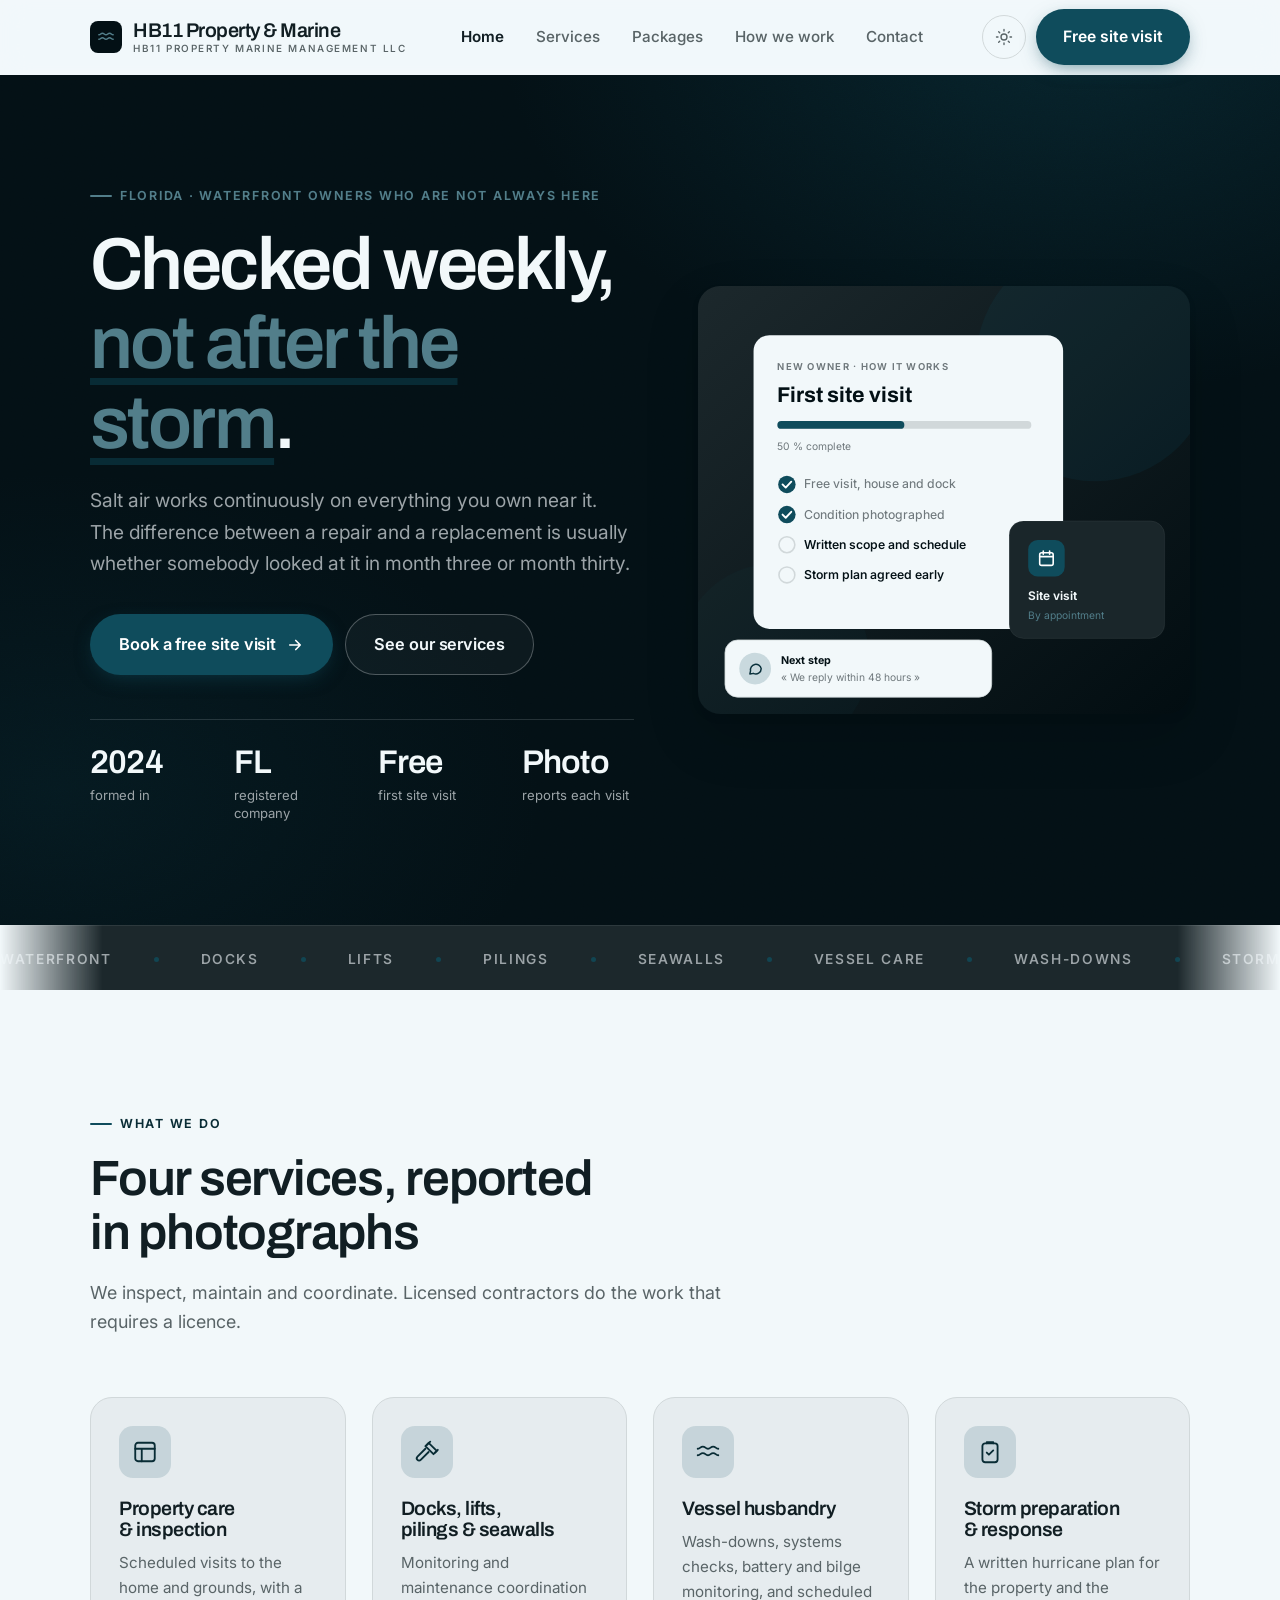
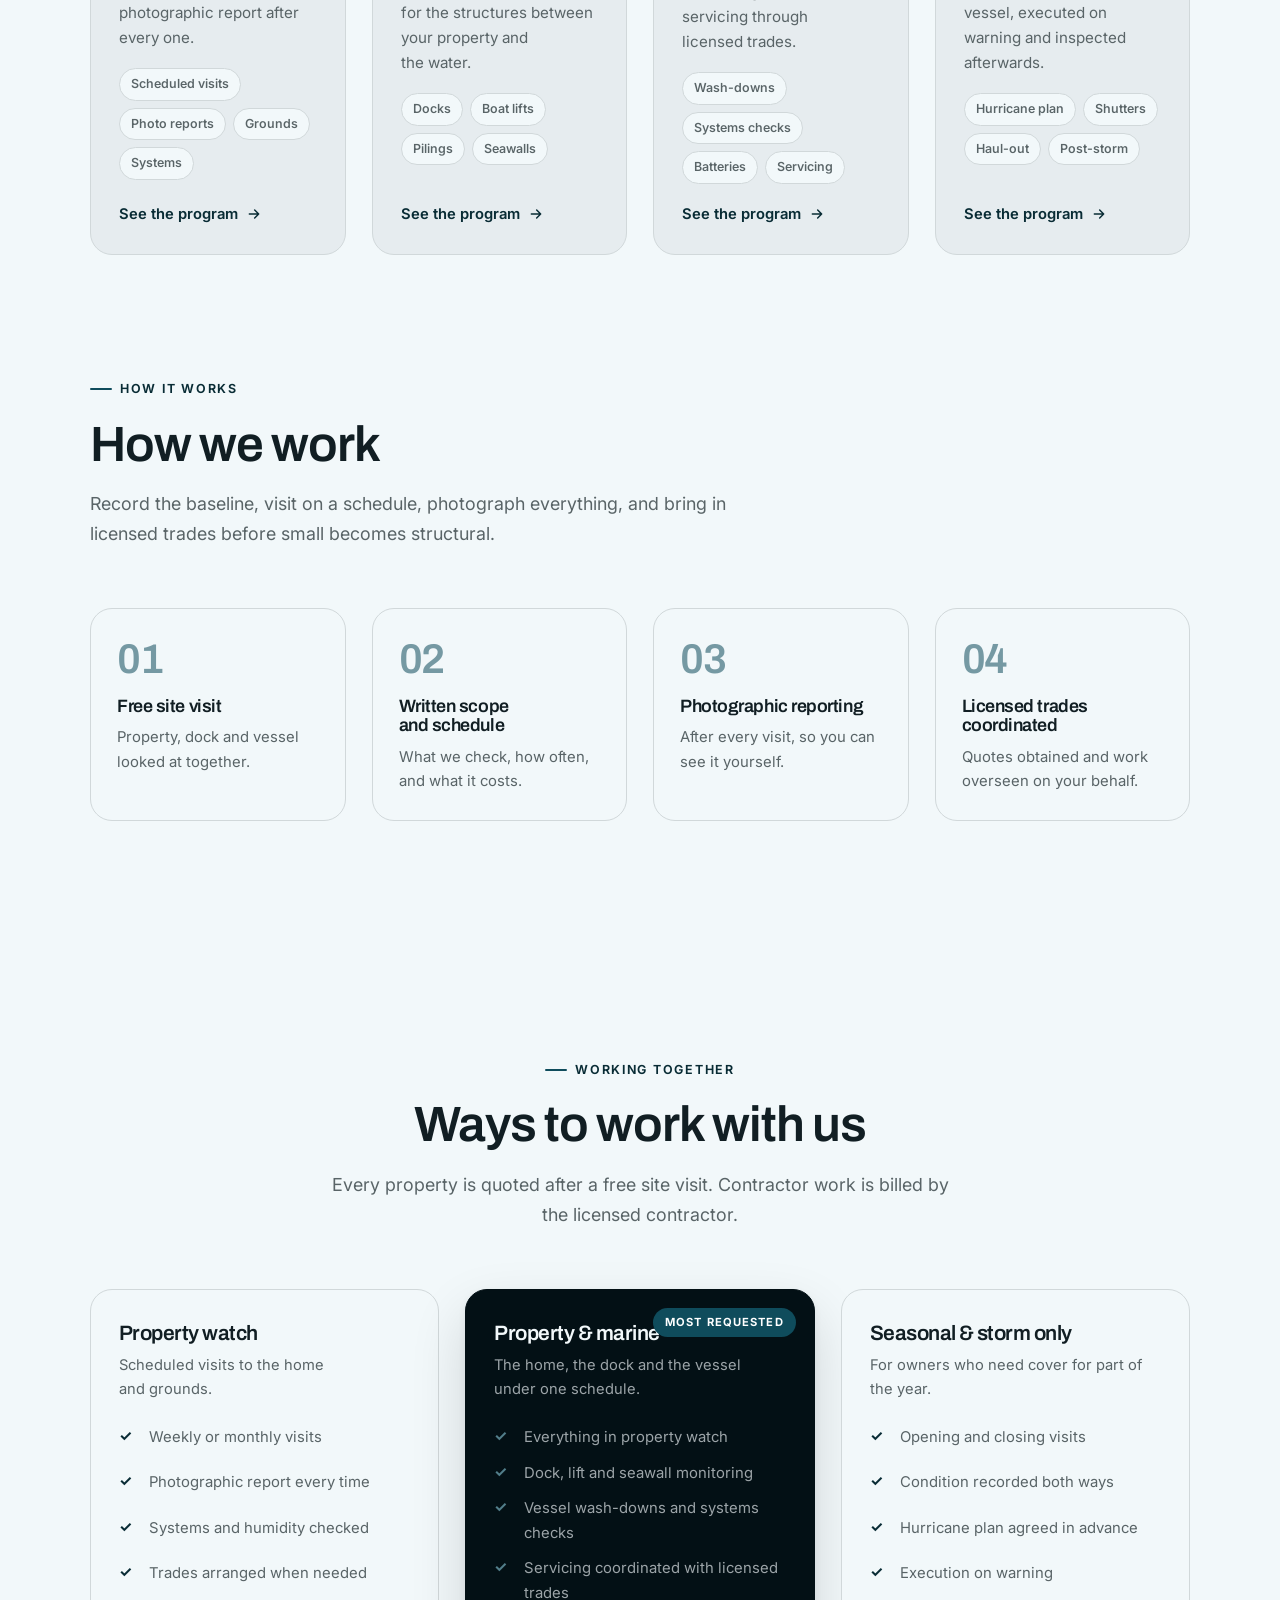
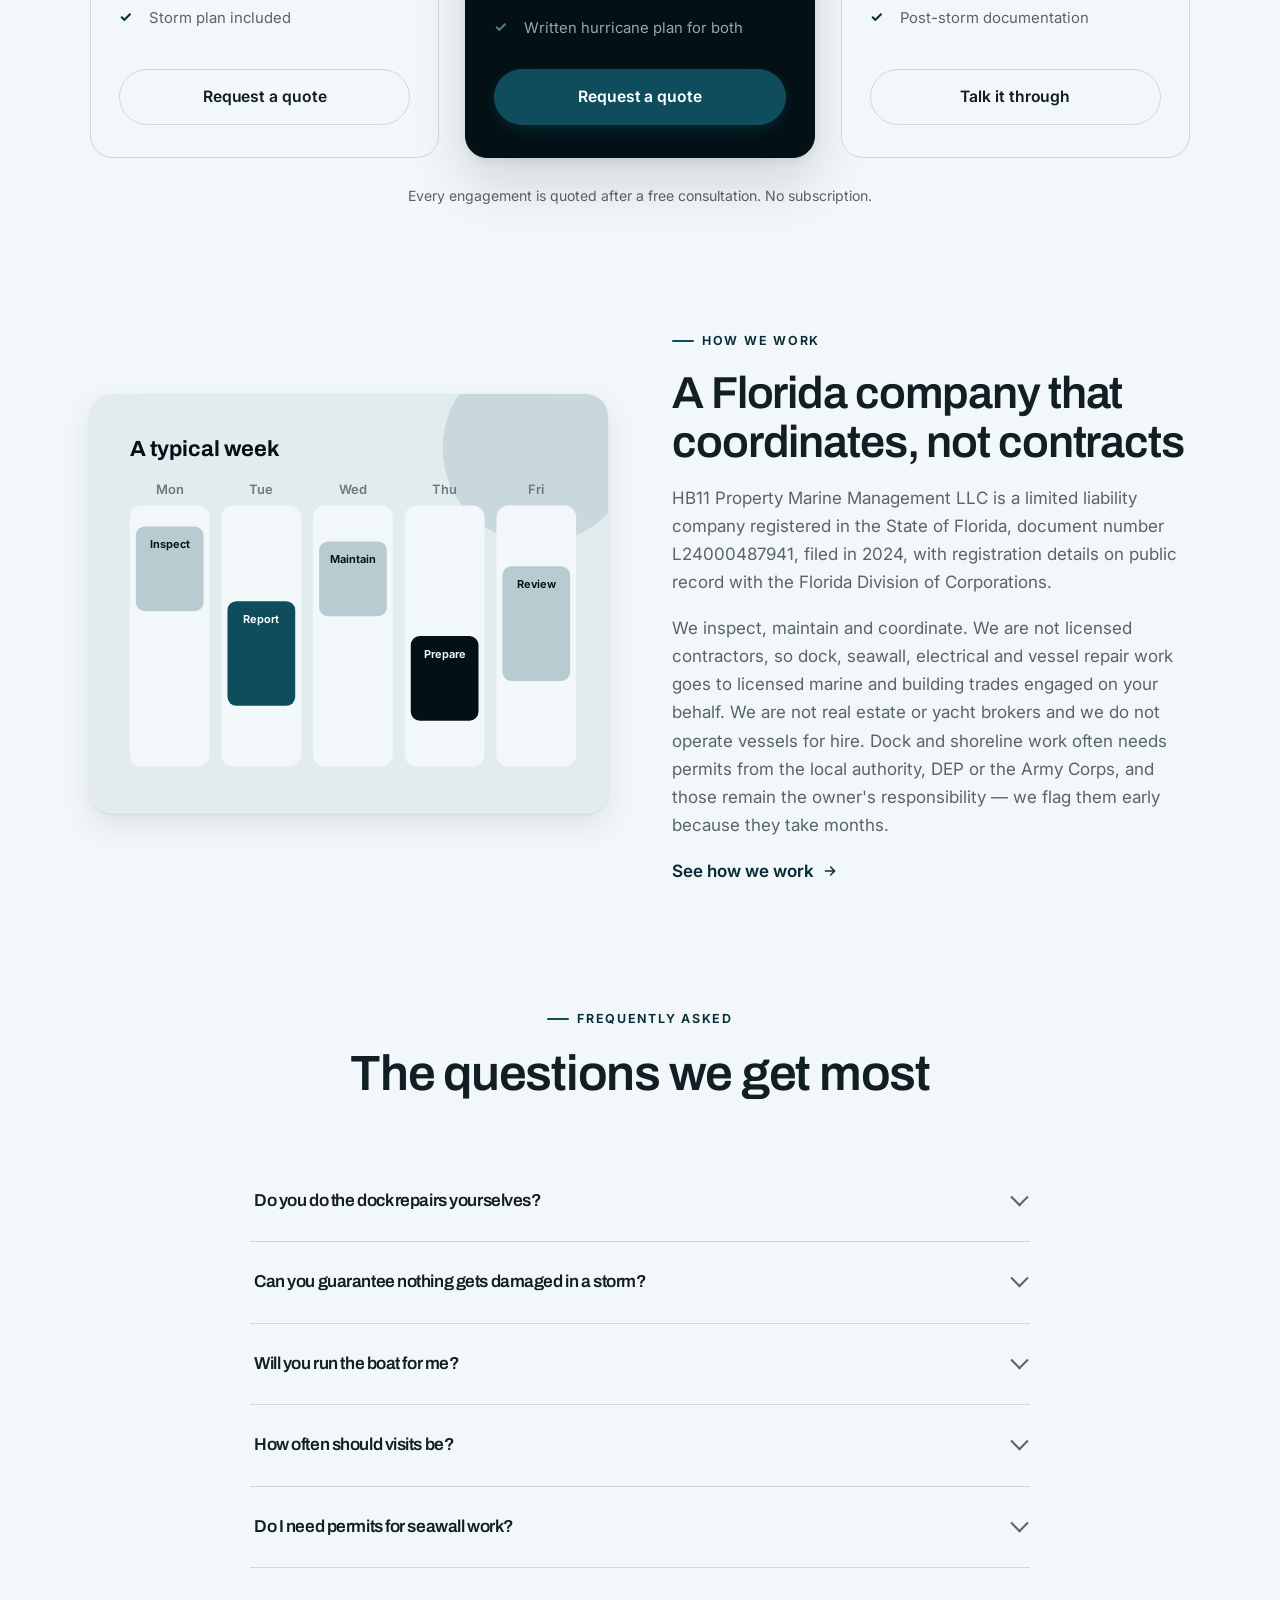
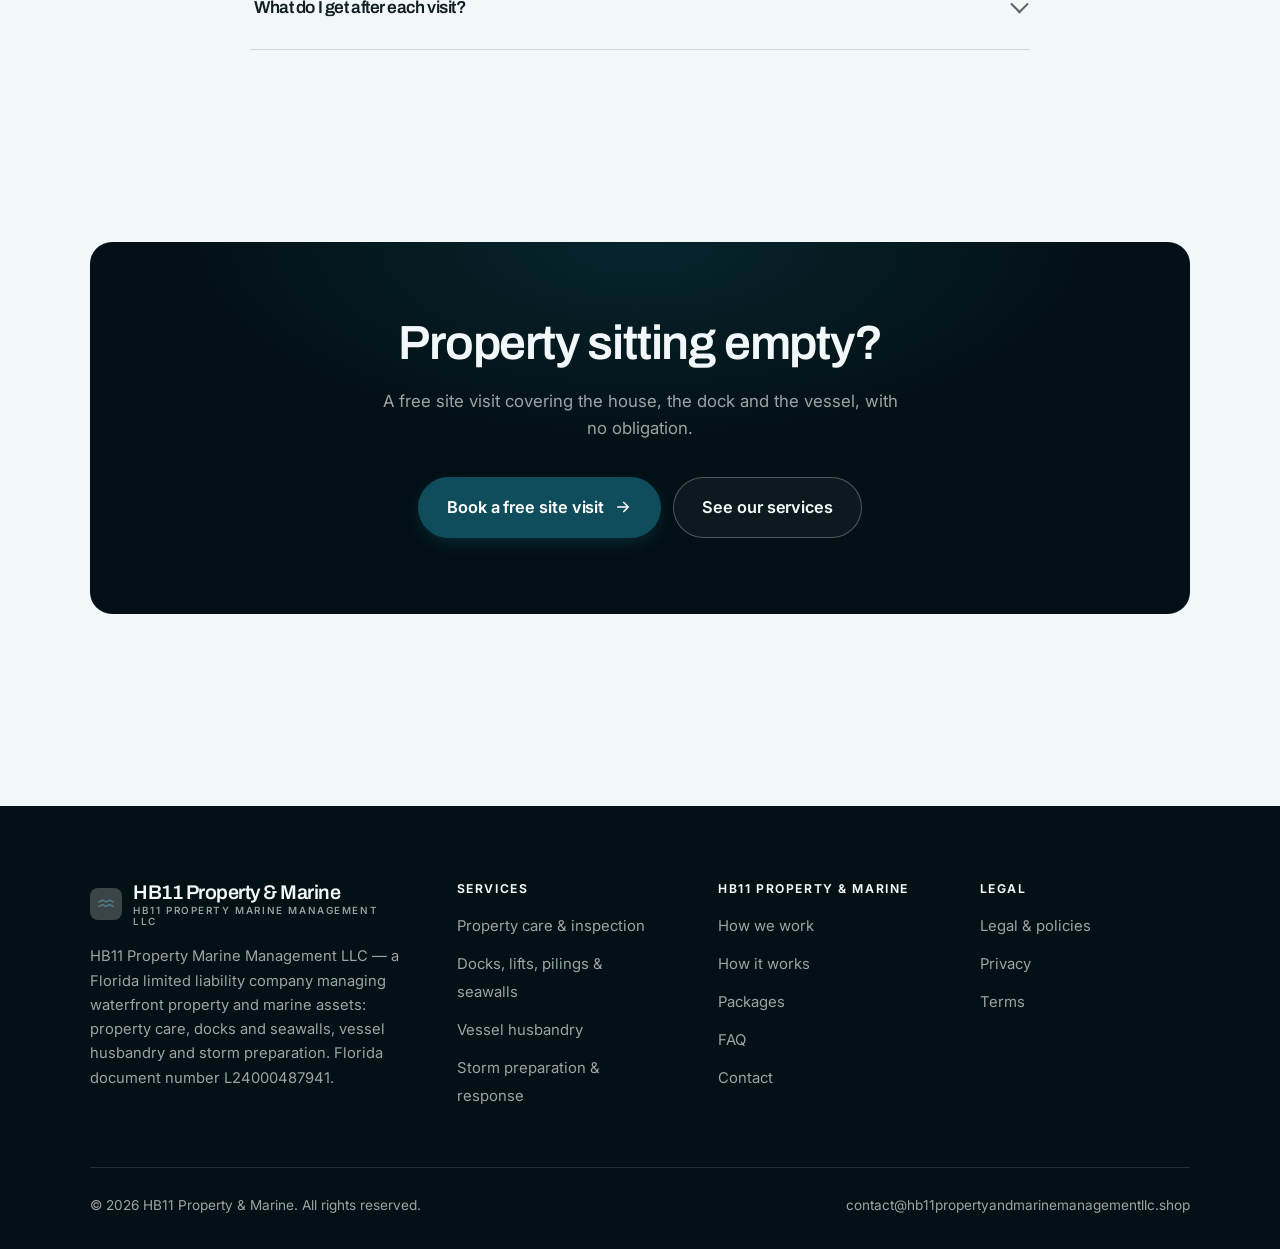
<file: index.html>
<!DOCTYPE html>
<html lang="en" class="no-js">
<head>
<meta charset="utf-8">
<meta name="viewport" content="width=device-width, initial-scale=1">
<title>HB11 Property Marine Management LLC — waterfront property and marine care</title>
<meta name="description" content="HB11 Property Marine Management LLC, a Florida company managing waterfront property and marine assets: property care, docks and lifts, vessel husbandry and storm preparation.">
<link rel="canonical" href="https://hb11propertyandmarinemanagementllc.shop/">

<meta property="og:type" content="website">
<meta property="og:url" content="https://hb11propertyandmarinemanagementllc.shop/">
<meta property="og:site_name" content="HB11 Property &amp; Marine">
<meta property="og:locale" content="en_US">
<meta property="og:title" content="HB11 Property Marine Management LLC — waterfront property and marine care">
<meta property="og:description" content="HB11 Property Marine Management LLC, a Florida company managing waterfront property and marine assets: property care, docks and lifts, vessel husbandry and storm preparation.">
<meta name="theme-color" content="#031015">

<link rel="icon" href="assets/img/favicon.svg" type="image/svg+xml">
<link rel="preconnect" href="https://fonts.googleapis.com">
<link rel="preconnect" href="https://fonts.gstatic.com" crossorigin>
<link rel="stylesheet" href="https://fonts.googleapis.com/css2?family=Archivo:wght@400..700&family=Inter:wght@400..700&display=swap">
<link rel="stylesheet" href="assets/css/style.css">

<!-- Thème appliqué avant le premier rendu (évite le flash) -->
<script>
document.documentElement.classList.remove('no-js');
(function(){try{var t=localStorage.getItem('site-theme');if(t){document.documentElement.setAttribute('data-theme',t);}}catch(e){}})();
</script>
<script type="application/ld+json">
{
  "@context": "https://schema.org",
  "@type": "Organization",
  "name": "HB11 Property & Marine",
  "url": "https://hb11propertyandmarinemanagementllc.shop/",
  "email": "contact@hb11propertyandmarinemanagementllc.shop",
  "description": "HB11 Property Marine Management LLC, a Florida company managing waterfront property and marine assets: property care, docks and lifts, vessel husbandry and storm preparation.",
  "areaServed": "US",
  "knowsLanguage": "en"
}
</script>
</head>

<body>
<a class="skip-link" href="#main">Skip to main content</a>

<header class="site-header">
  <nav class="wrap nav" aria-label="Main navigation">
    <a class="brand" href="index.html">
      <svg class="brand__mark" viewBox="0 0 64 64" aria-hidden="true">
        <rect class="bm-bg" width="64" height="64" rx="16"/>
        <g class="bm-ic" transform="translate(14 14) scale(1.5)" fill="none" stroke-width="2.1" stroke-linecap="round" stroke-linejoin="round"><path d="M2.5 9c2.4 0 2.4-2 4.75-2s2.4 2 4.75 2 2.4-2 4.75-2 2.4 2 4.75 2M2.5 15c2.4 0 2.4-2 4.75-2s2.4 2 4.75 2 2.4-2 4.75-2 2.4 2 4.75 2"/></g>
      </svg>
      <span>HB11 Property &amp; Marine<span class="brand__sub">HB11 Property Marine Management LLC</span></span>
    </a>

    <ul class="nav__links" id="nav-links">
      <li><a href="index.html" aria-current="page">Home</a></li>
      <li><a href="programs.html">Services</a></li>
      <li><a href="index.html#pricing">Packages</a></li>
      <li><a href="about.html">How we work</a></li>
      <li><a href="contact.html">Contact</a></li>
      <li><a class="btn btn--primary" href="contact.html">Free site visit</a></li>
    </ul>

    <div class="nav__cta">
      <button class="theme-toggle" type="button" aria-label="Switch to dark theme">
        <svg class="icon-sun" viewBox="0 0 24 24" fill="none" stroke="currentColor" stroke-width="1.8" stroke-linecap="round" aria-hidden="true"><circle cx="12" cy="12" r="4"/><path d="M12 2v2m0 16v2M2 12h2m16 0h2M4.9 4.9l1.4 1.4m11.4 11.4 1.4 1.4M19.1 4.9l-1.4 1.4M6.3 17.7l-1.4 1.4"/></svg>
        <svg class="icon-moon" viewBox="0 0 24 24" fill="none" stroke="currentColor" stroke-width="1.8" stroke-linecap="round" stroke-linejoin="round" aria-hidden="true"><path d="M21 12.8A9 9 0 1 1 11.2 3a7 7 0 0 0 9.8 9.8z"/></svg>
      </button>
      <a class="btn btn--primary" href="contact.html">Free site visit</a>
      <button class="nav__toggle" type="button" aria-expanded="false" aria-controls="nav-links" aria-label="Open menu">
        <svg class="icon-open" viewBox="0 0 24 24" fill="none" stroke="currentColor" stroke-width="2" stroke-linecap="round" aria-hidden="true"><path d="M3 6h18M3 12h18M3 18h18"/></svg>
        <svg class="icon-close" viewBox="0 0 24 24" fill="none" stroke="currentColor" stroke-width="2" stroke-linecap="round" aria-hidden="true"><path d="M6 6l12 12M18 6L6 18"/></svg>
      </button>
    </div>
  </nav>
</header>

<main id="main">

<section class="hero">
  <div class="wrap hero__inner">
    <div>
      <span class="eyebrow hero__eyebrow">Florida · Waterfront owners who are not always here</span>
      <h1>Checked weekly,<br> <em>not after the storm</em>.</h1>
      <p class="hero__lede">Salt air works continuously on everything you own near it. The difference between a repair and a replacement is usually whether somebody looked at it in month three or month thirty.</p>

      <div class="hero__actions">
        <a class="btn btn--primary btn--lg" href="contact.html">Book a free site visit <svg viewBox="0 0 24 24" fill="none" stroke="currentColor" stroke-width="2.2" stroke-linecap="round" stroke-linejoin="round" aria-hidden="true"><path d="M5 12h14M13 6l6 6-6 6"/></svg></a>
        <a class="btn btn--on-dark btn--lg" href="programs.html">See our services</a>
      </div>

      <ul class="hero__proof">
        <li><span class="stat__num">2024</span><span class="stat__label">formed in</span></li>
        <li><span class="stat__num">FL</span><span class="stat__label">registered company</span></li>
        <li><span class="stat__num">Free</span><span class="stat__label">first site visit</span></li>
        <li><span class="stat__num">Photo</span><span class="stat__label">reports each visit</span></li>
      </ul>
    </div>

    <div class="hero__art">
      <svg viewBox="0 0 620 540" role="img" aria-label="How HB11 takes on a waterfront property, from free site visit to an agreed schedule.">
        <defs>
          <linearGradient id="hbg" x1="0" y1="0" x2="1" y2="1">
            <stop offset="0" stop-color="#1c282c"/><stop offset="1" stop-color="#020d11"/>
          </linearGradient>
        </defs>
        <rect width="620" height="540" rx="22" fill="url(#hbg)"/>
        <circle cx="500" cy="96" r="150" fill="#0f4c5c" opacity=".16"/>
        <circle cx="96" cy="470" r="120" fill="#0f4c5c" opacity=".08"/>

        <g style="font-family: var(--font-body)">
          <!-- Carte programme -->
          <rect x="70" y="62" width="390" height="370" rx="20" fill="#f2f8fa"/>
          <text x="100" y="106" font-size="12" font-weight="650" letter-spacing="1.6" fill="#6f787c">NEW OWNER · HOW IT WORKS</text>
          <text x="100" y="146" font-size="27" font-weight="700" fill="#031015" style="font-family: var(--font-display)">First site visit</text>
          <rect x="100" y="170" width="320" height="10" rx="5" fill="#d1d8da"/>
          <rect x="100" y="170" width="160" height="10" rx="5" fill="#0f4c5c"/>
          <text x="100" y="206" font-size="13" fill="#6f787c">50 % complete</text>
          <circle cx="112" cy="250" r="11" fill="#0f4c5c"/><path d="M106.5 250l4 4 7-7.5" fill="none" stroke="#ffffff" stroke-width="2.4" stroke-linecap="round" stroke-linejoin="round"/><text x="134" y="255" font-size="15.5" fill="#6f787c" font-weight="450">Free visit, house and dock</text>
          <circle cx="112" cy="288" r="11" fill="#0f4c5c"/><path d="M106.5 288l4 4 7-7.5" fill="none" stroke="#ffffff" stroke-width="2.4" stroke-linecap="round" stroke-linejoin="round"/><text x="134" y="293" font-size="15.5" fill="#6f787c" font-weight="450">Condition photographed</text>
          <circle cx="112" cy="326" r="10" fill="none" stroke="#d1d8da" stroke-width="2"/><text x="134" y="331" font-size="15.5" fill="#031015" font-weight="560">Written scope and schedule</text>
          <circle cx="112" cy="364" r="10" fill="none" stroke="#d1d8da" stroke-width="2"/><text x="134" y="369" font-size="15.5" fill="#031015" font-weight="560">Storm plan agreed early</text>

          <!-- Carte séance -->
          <rect x="392" y="296" width="196" height="148" rx="18" fill="#1a262a" stroke="#ffffff" stroke-opacity=".08"/>
          <rect x="416" y="320" width="46" height="46" rx="12" fill="#0f4c5c"/>
          <g transform="translate(427 331)" fill="none" stroke="#ffffff" color="#ffffff" stroke-width="2" stroke-linecap="round" stroke-linejoin="round"><rect x="3.5" y="5" width="17" height="16" rx="2.5"/><path d="M8 3v4M16 3v4M3.5 10h17"/></g>
          <text x="416" y="396" font-size="15" font-weight="650" fill="#f2f8fa">Site visit</text>
          <text x="416" y="420" font-size="13" fill="#527e8a">By appointment</text>

          <!-- Retour du coach -->
          <rect x="34" y="446" width="336" height="72" rx="16" fill="#f2f8fa" stroke="#d1d8da"/>
          <circle cx="72" cy="482" r="20" fill="#c9d9de"/>
          <g transform="translate(62 472) scale(.84)" fill="none" stroke="#0a313c" stroke-width="2.2" stroke-linecap="round" stroke-linejoin="round"><path d="M21 12a8 8 0 0 1-11.6 7.1L4 20l1-4.6A8 8 0 1 1 21 12z"/></g>
          <text x="104" y="476" font-size="13.5" font-weight="700" fill="#031015">Next step</text>
          <text x="104" y="498" font-size="13" fill="#6f787c">« We reply within 48 hours »</text>
        </g>
      </svg>
    </div>
  </div>
</section>

<div class="marquee" aria-hidden="true">
  <div class="marquee__track"><span>Waterfront</span><span>Docks</span><span>Lifts</span><span>Pilings</span><span>Seawalls</span><span>Vessel care</span><span>Wash-downs</span><span>Storm prep</span><span>Inspections</span><span>Absentee owners</span><span>Waterfront</span><span>Docks</span><span>Lifts</span><span>Pilings</span><span>Seawalls</span><span>Vessel care</span><span>Wash-downs</span><span>Storm prep</span><span>Inspections</span><span>Absentee owners</span></div>
</div>

<section class="section wrap" id="programs">
  <div class="section-head reveal">
    <span class="eyebrow">What we do</span>
    <h2>Four services, reported in photographs</h2>
    <p>We inspect, maintain and coordinate. Licensed contractors do the work that requires a licence.</p>
  </div>
  <div class="grid grid--4 reveal-group">
    <a class="card" href="programs.html#property">
      <div class="card__icon"><svg viewBox="0 0 24 24" fill="none" stroke="currentColor" stroke-width="1.7" stroke-linecap="round" stroke-linejoin="round" aria-hidden="true"><rect x="3" y="3.5" width="18" height="17" rx="2.5"/><path d="M3 9h18M9 9v11.5"/></svg></div>
      <h3>Property care &amp; inspection</h3>
      <p>Scheduled visits to the home and grounds, with a photographic report after every one.</p>
      <ul class="tags"><li>Scheduled visits</li><li>Photo reports</li><li>Grounds</li><li>Systems</li></ul>
      <span class="arrow-link">See the program <svg viewBox="0 0 24 24" fill="none" stroke="currentColor" stroke-width="2.2" stroke-linecap="round" stroke-linejoin="round" aria-hidden="true"><path d="M5 12h14M13 6l6 6-6 6"/></svg></span>
    </a>
    <a class="card" href="programs.html#dock">
      <div class="card__icon"><svg viewBox="0 0 24 24" fill="none" stroke="currentColor" stroke-width="1.7" stroke-linecap="round" stroke-linejoin="round" aria-hidden="true"><path d="M13.5 3.5 21 11l-3 3-7.5-7.5z"/><path d="M10.5 9 3.2 16.3a2.1 2.1 0 0 0 3 3L13.5 12"/><path d="M15 2.5 12 5.5M19.5 12.5 22 10"/></svg></div>
      <h3>Docks, lifts, pilings &amp; seawalls</h3>
      <p>Monitoring and maintenance coordination for the structures between your property and the water.</p>
      <ul class="tags"><li>Docks</li><li>Boat lifts</li><li>Pilings</li><li>Seawalls</li></ul>
      <span class="arrow-link">See the program <svg viewBox="0 0 24 24" fill="none" stroke="currentColor" stroke-width="2.2" stroke-linecap="round" stroke-linejoin="round" aria-hidden="true"><path d="M5 12h14M13 6l6 6-6 6"/></svg></span>
    </a>
    <a class="card" href="programs.html#vessel">
      <div class="card__icon"><svg viewBox="0 0 24 24" fill="none" stroke="currentColor" stroke-width="1.7" stroke-linecap="round" stroke-linejoin="round" aria-hidden="true"><path d="M2.5 9c2.4 0 2.4-2 4.75-2s2.4 2 4.75 2 2.4-2 4.75-2 2.4 2 4.75 2M2.5 15c2.4 0 2.4-2 4.75-2s2.4 2 4.75 2 2.4-2 4.75-2 2.4 2 4.75 2"/></svg></div>
      <h3>Vessel husbandry</h3>
      <p>Wash-downs, systems checks, battery and bilge monitoring, and scheduled servicing through licensed trades.</p>
      <ul class="tags"><li>Wash-downs</li><li>Systems checks</li><li>Batteries</li><li>Servicing</li></ul>
      <span class="arrow-link">See the program <svg viewBox="0 0 24 24" fill="none" stroke="currentColor" stroke-width="2.2" stroke-linecap="round" stroke-linejoin="round" aria-hidden="true"><path d="M5 12h14M13 6l6 6-6 6"/></svg></span>
    </a>
    <a class="card" href="programs.html#storm">
      <div class="card__icon"><svg viewBox="0 0 24 24" fill="none" stroke="currentColor" stroke-width="1.7" stroke-linecap="round" stroke-linejoin="round" aria-hidden="true"><rect x="5" y="4" width="14" height="17.5" rx="2.5"/><path d="M9 4V3h6v1M9 12.5l2 2 4-4"/></svg></div>
      <h3>Storm preparation &amp; response</h3>
      <p>A written hurricane plan for the property and the vessel, executed on warning and inspected afterwards.</p>
      <ul class="tags"><li>Hurricane plan</li><li>Shutters</li><li>Haul-out</li><li>Post-storm</li></ul>
      <span class="arrow-link">See the program <svg viewBox="0 0 24 24" fill="none" stroke="currentColor" stroke-width="2.2" stroke-linecap="round" stroke-linejoin="round" aria-hidden="true"><path d="M5 12h14M13 6l6 6-6 6"/></svg></span>
    </a>
  </div>
</section>

<section class="section section--flush wrap" id="how-it-works">
  <div class="section-head reveal">
    <span class="eyebrow">How it works</span>
    <h2>How we work</h2>
    <p>Record the baseline, visit on a schedule, photograph everything, and bring in licensed trades before small becomes structural.</p>
  </div>
  <div class="grid grid--4 steps reveal-group">
    <article class="step">
      <h3>Free site visit</h3>
      <p>Property, dock and vessel looked at together.</p>
    </article>
    <article class="step">
      <h3>Written scope and schedule</h3>
      <p>What we check, how often, and what it costs.</p>
    </article>
    <article class="step">
      <h3>Photographic reporting</h3>
      <p>After every visit, so you can see it yourself.</p>
    </article>
    <article class="step">
      <h3>Licensed trades coordinated</h3>
      <p>Quotes obtained and work overseen on your behalf.</p>
    </article>
  </div>
</section>

<section class="section wrap" id="pricing">
  <div class="section-head section-head--center reveal">
    <span class="eyebrow">Working together</span>
    <h2>Ways to work with us</h2>
    <p>Every property is quoted after a free site visit. Contractor work is billed by the licensed contractor.</p>
  </div>
  <div class="grid grid--3 plans reveal-group">
    <article class="plan">
      
      <h3>Property watch</h3>
      <p class="plan__desc">Scheduled visits to the home and grounds.</p>
      
      <ul class="plan__features">
        <li>Weekly or monthly visits</li>
        <li>Photographic report every time</li>
        <li>Systems and humidity checked</li>
        <li>Trades arranged when needed</li>
        <li>Storm plan included</li>
      </ul>
      <a class="btn btn--ghost btn--block" href="contact.html">Request a quote</a>
    </article>
    <article class="plan plan--featured">
      <span class="plan__tag">Most requested</span>
      <h3>Property &amp; marine</h3>
      <p class="plan__desc">The home, the dock and the vessel under one schedule.</p>
      
      <ul class="plan__features">
        <li>Everything in property watch</li>
        <li>Dock, lift and seawall monitoring</li>
        <li>Vessel wash-downs and systems checks</li>
        <li>Servicing coordinated with licensed trades</li>
        <li>Written hurricane plan for both</li>
      </ul>
      <a class="btn btn--primary btn--block" href="contact.html">Request a quote</a>
    </article>
    <article class="plan">
      
      <h3>Seasonal &amp; storm only</h3>
      <p class="plan__desc">For owners who need cover for part of the year.</p>
      
      <ul class="plan__features">
        <li>Opening and closing visits</li>
        <li>Condition recorded both ways</li>
        <li>Hurricane plan agreed in advance</li>
        <li>Execution on warning</li>
        <li>Post-storm documentation</li>
      </ul>
      <a class="btn btn--ghost btn--block" href="contact.html">Talk it through</a>
    </article>
  </div>
  <p class="plans-note">Every engagement is quoted after a free consultation. No subscription.</p>
</section>

<section class="section section--flush wrap">
  <div class="split reveal">
    <div class="split__art">
      <svg viewBox="0 0 520 420" role="img" aria-label="Example of a typical week: Inspect, Report, Maintain, Prepare, Review.">
        <rect width="520" height="420" rx="20" fill="#e2ecef"/>
        <circle cx="450" cy="54" r="96" fill="#0f4c5c" opacity=".12"/>
        <g style="font-family: var(--font-body)">
        <text x="40" y="62" font-size="22" font-weight="700" fill="#031015" style="font-family: var(--font-display)">A typical week</text>
        <text x="80" y="100" text-anchor="middle" font-size="13" font-weight="600" fill="#6f787c">Mon</text>
        <rect x="40" y="112" width="80" height="262" rx="12" fill="#f2f8fa"/>
        <rect x="46" y="133" width="68" height="85" rx="9" fill="#b7cbd1"/>
        <text x="80" y="155" text-anchor="middle" font-size="11" font-weight="650" fill="#031015">Inspect</text>
        <text x="172" y="100" text-anchor="middle" font-size="13" font-weight="600" fill="#6f787c">Tue</text>
        <rect x="132" y="112" width="80" height="262" rx="12" fill="#f2f8fa"/>
        <rect x="138" y="208" width="68" height="105" rx="9" fill="#0f4c5c"/>
        <text x="172" y="230" text-anchor="middle" font-size="11" font-weight="650" fill="#ffffff">Report</text>
        <text x="264" y="100" text-anchor="middle" font-size="13" font-weight="600" fill="#6f787c">Wed</text>
        <rect x="224" y="112" width="80" height="262" rx="12" fill="#f2f8fa"/>
        <rect x="230" y="148" width="68" height="75" rx="9" fill="#b7cbd1"/>
        <text x="264" y="170" text-anchor="middle" font-size="11" font-weight="650" fill="#031015">Maintain</text>
        <text x="356" y="100" text-anchor="middle" font-size="13" font-weight="600" fill="#6f787c">Thu</text>
        <rect x="316" y="112" width="80" height="262" rx="12" fill="#f2f8fa"/>
        <rect x="322" y="243" width="68" height="85" rx="9" fill="#031015"/>
        <text x="356" y="265" text-anchor="middle" font-size="11" font-weight="650" fill="#f2f8fa">Prepare</text>
        <text x="448" y="100" text-anchor="middle" font-size="13" font-weight="600" fill="#6f787c">Fri</text>
        <rect x="408" y="112" width="80" height="262" rx="12" fill="#f2f8fa"/>
        <rect x="414" y="173" width="68" height="115" rx="9" fill="#b7cbd1"/>
        <text x="448" y="195" text-anchor="middle" font-size="11" font-weight="650" fill="#031015">Review</text>
        </g>
      </svg>
    </div>
    <div>
      <span class="eyebrow">How we work</span>
      <h2>A Florida company that coordinates, not contracts</h2>
      <p>HB11 Property Marine Management LLC is a limited liability company registered in the State of Florida, document number L24000487941, filed in 2024, with registration details on public record with the Florida Division of Corporations.</p>
      <p>We inspect, maintain and coordinate. We are not licensed contractors, so dock, seawall, electrical and vessel repair work goes to licensed marine and building trades engaged on your behalf. We are not real estate or yacht brokers and we do not operate vessels for hire. Dock and shoreline work often needs permits from the local authority, DEP or the Army Corps, and those remain the owner's responsibility — we flag them early because they take months.</p>
      <p><a class="arrow-link" href="about.html">See how we work <svg viewBox="0 0 24 24" fill="none" stroke="currentColor" stroke-width="2.2" stroke-linecap="round" stroke-linejoin="round" aria-hidden="true"><path d="M5 12h14M13 6l6 6-6 6"/></svg></a></p>
    </div>
  </div>
</section>

<section class="section section--flush wrap" id="faq">
  <div class="section-head section-head--center reveal">
    <span class="eyebrow">Frequently asked</span>
    <h2>The questions we get most</h2>
  </div>
  <div class="faq reveal">
    <details>
      <summary>Do you do the dock repairs yourselves?</summary>
      <p>No. We monitor and coordinate, and licensed marine contractors do the work. We get the quotes, oversee the job and document it for you.</p>
    </details>
    <details>
      <summary>Can you guarantee nothing gets damaged in a storm?</summary>
      <p>No, and nobody can. What a plan does is reduce avoidable damage and give you documented evidence of condition before and after, which matters to insurers.</p>
    </details>
    <details>
      <summary>Will you run the boat for me?</summary>
      <p>No. We are not licensed captains and we do not operate vessels for hire. We keep it maintained and ready; moving it is arranged with a licensed captain.</p>
    </details>
    <details>
      <summary>How often should visits be?</summary>
      <p>Weekly in summer for a closed-up house, monthly can be enough in winter. We will tell you honestly after the first visit rather than selling the bigger package.</p>
    </details>
    <details>
      <summary>Do I need permits for seawall work?</summary>
      <p>Often yes, from the local authority and sometimes DEP or the Army Corps. We flag it early because the timeline is months, not weeks.</p>
    </details>
    <details>
      <summary>What do I get after each visit?</summary>
      <p>A photographic report. If something has changed, you see it rather than being told about it.</p>
    </details>
  </div>
</section>

<section class="wrap section--tight">
  <div class="cta-band reveal">
    <h2>Property sitting empty?</h2>
    <p>A free site visit covering the house, the dock and the vessel, with no obligation.</p>
    <div class="hero__actions">
      <a class="btn btn--primary btn--lg" href="contact.html">Book a free site visit <svg viewBox="0 0 24 24" fill="none" stroke="currentColor" stroke-width="2.2" stroke-linecap="round" stroke-linejoin="round" aria-hidden="true"><path d="M5 12h14M13 6l6 6-6 6"/></svg></a>
      <a class="btn btn--on-dark btn--lg" href="programs.html">See our services</a>
    </div>
  </div>
</section>

</main>

<footer class="site-footer">
  <div class="wrap">
    <div class="footer__grid">
      <div class="footer__brand">
        <a class="brand" href="index.html">
          <svg class="brand__mark" viewBox="0 0 64 64" aria-hidden="true">
        <rect class="bm-bg" width="64" height="64" rx="16"/>
        <g class="bm-ic" transform="translate(14 14) scale(1.5)" fill="none" stroke-width="2.1" stroke-linecap="round" stroke-linejoin="round"><path d="M2.5 9c2.4 0 2.4-2 4.75-2s2.4 2 4.75 2 2.4-2 4.75-2 2.4 2 4.75 2M2.5 15c2.4 0 2.4-2 4.75-2s2.4 2 4.75 2 2.4-2 4.75-2 2.4 2 4.75 2"/></g>
      </svg>
          <span>HB11 Property &amp; Marine<span class="brand__sub">HB11 Property Marine Management LLC</span></span>
        </a>
        <p>HB11 Property Marine Management LLC — a Florida limited liability company managing waterfront property and marine assets: property care, docks and seawalls, vessel husbandry and storm preparation. Florida document number L24000487941.</p>
      </div>

      <div class="footer__col">
        <h4>Services</h4>
        <ul>
          <li><a href="programs.html#property">Property care &amp; inspection</a></li>
          <li><a href="programs.html#dock">Docks, lifts, pilings &amp; seawalls</a></li>
          <li><a href="programs.html#vessel">Vessel husbandry</a></li>
          <li><a href="programs.html#storm">Storm preparation &amp; response</a></li>
        </ul>
      </div>

      <div class="footer__col">
        <h4>HB11 Property &amp; Marine</h4>
        <ul>
          <li><a href="about.html">How we work</a></li>
          <li><a href="index.html#how-it-works">How it works</a></li>
          <li><a href="index.html#pricing">Packages</a></li>
          <li><a href="index.html#faq">FAQ</a></li>
          <li><a href="contact.html">Contact</a></li>
        </ul>
      </div>

      <div class="footer__col">
        <h4>Legal</h4>
        <ul>
          <li><a href="legal.html">Legal &amp; policies</a></li>
          <li><a href="legal.html#privacy">Privacy</a></li>
          <li><a href="legal.html#terms">Terms</a></li>
        </ul>
      </div>
    </div>

    <div class="footer__bottom">
      <p>© <span data-year>2026</span> HB11 Property &amp; Marine. All rights reserved.</p>
      <p><a href="mailto:contact@hb11propertyandmarinemanagementllc.shop">contact@hb11propertyandmarinemanagementllc.shop</a></p>
    </div>
  </div>
</footer>

<script src="assets/js/main.js" defer></script>
</body>
</html>
</file>
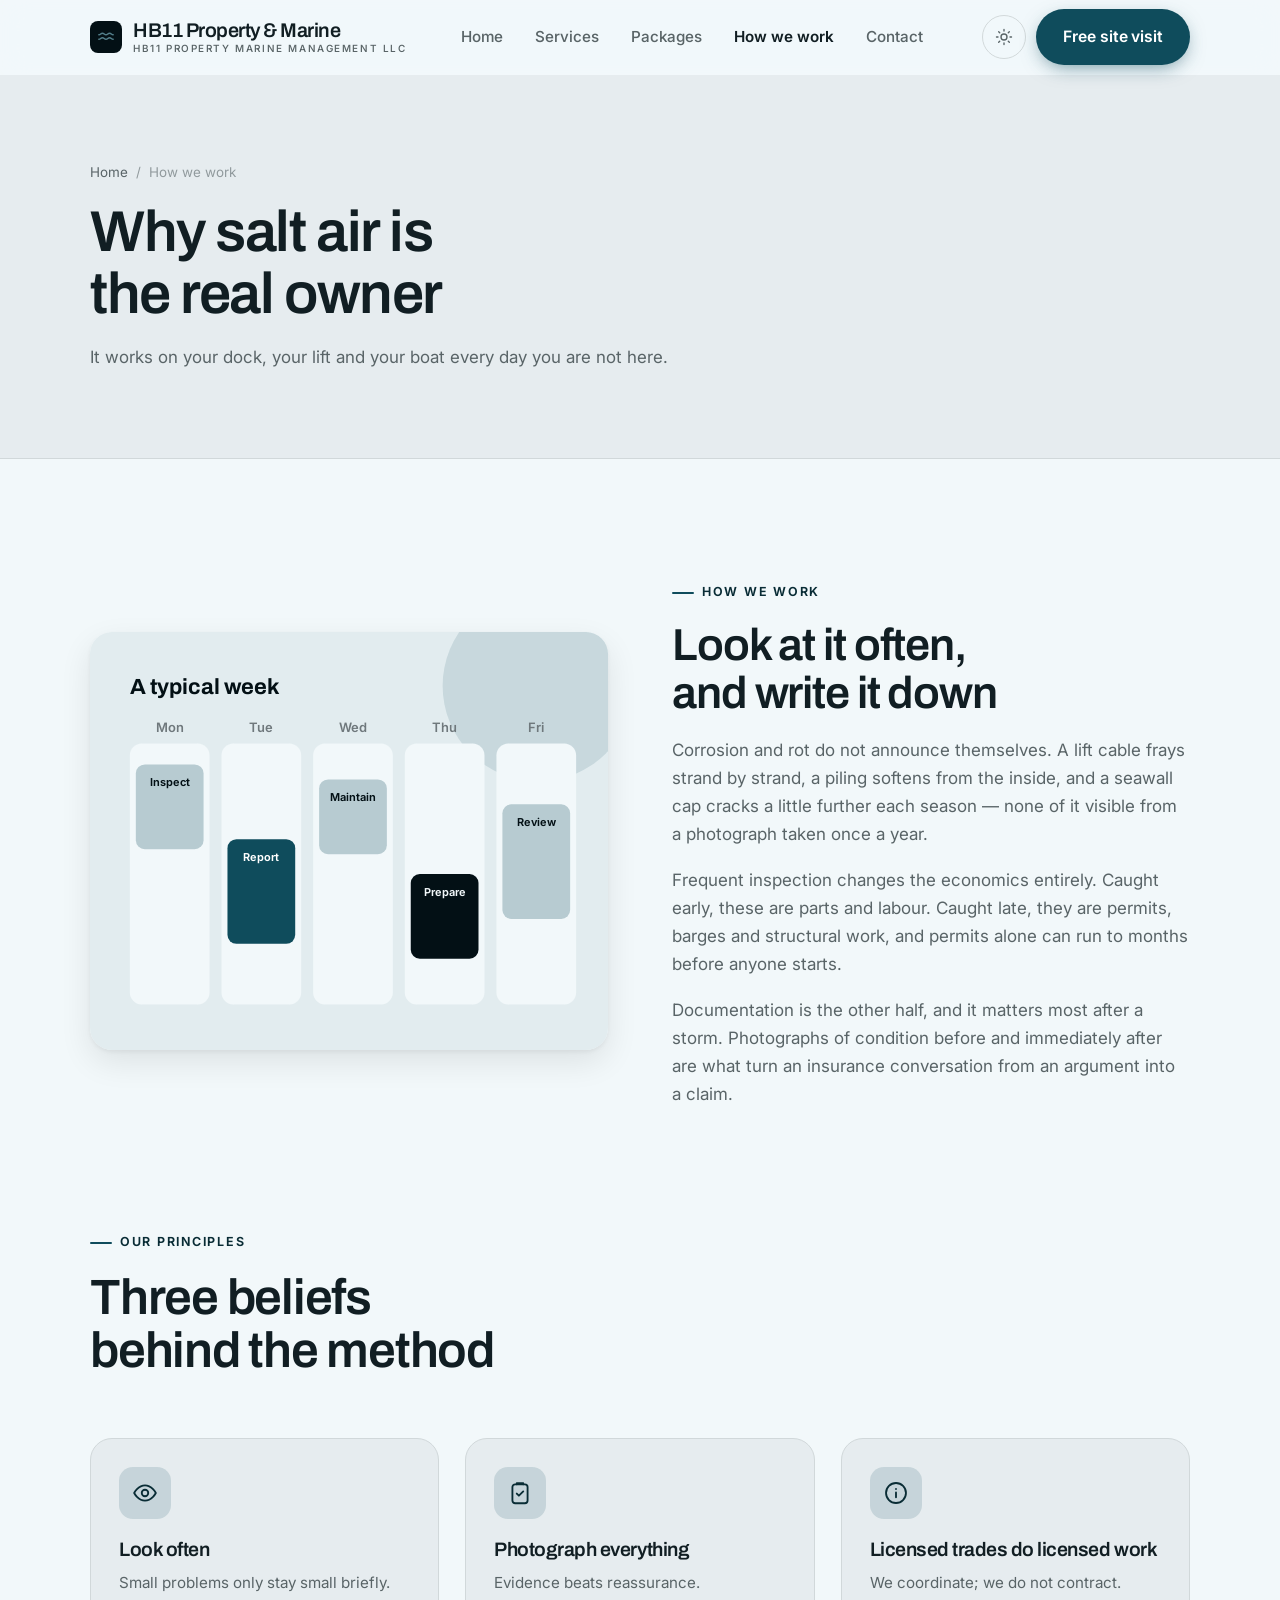
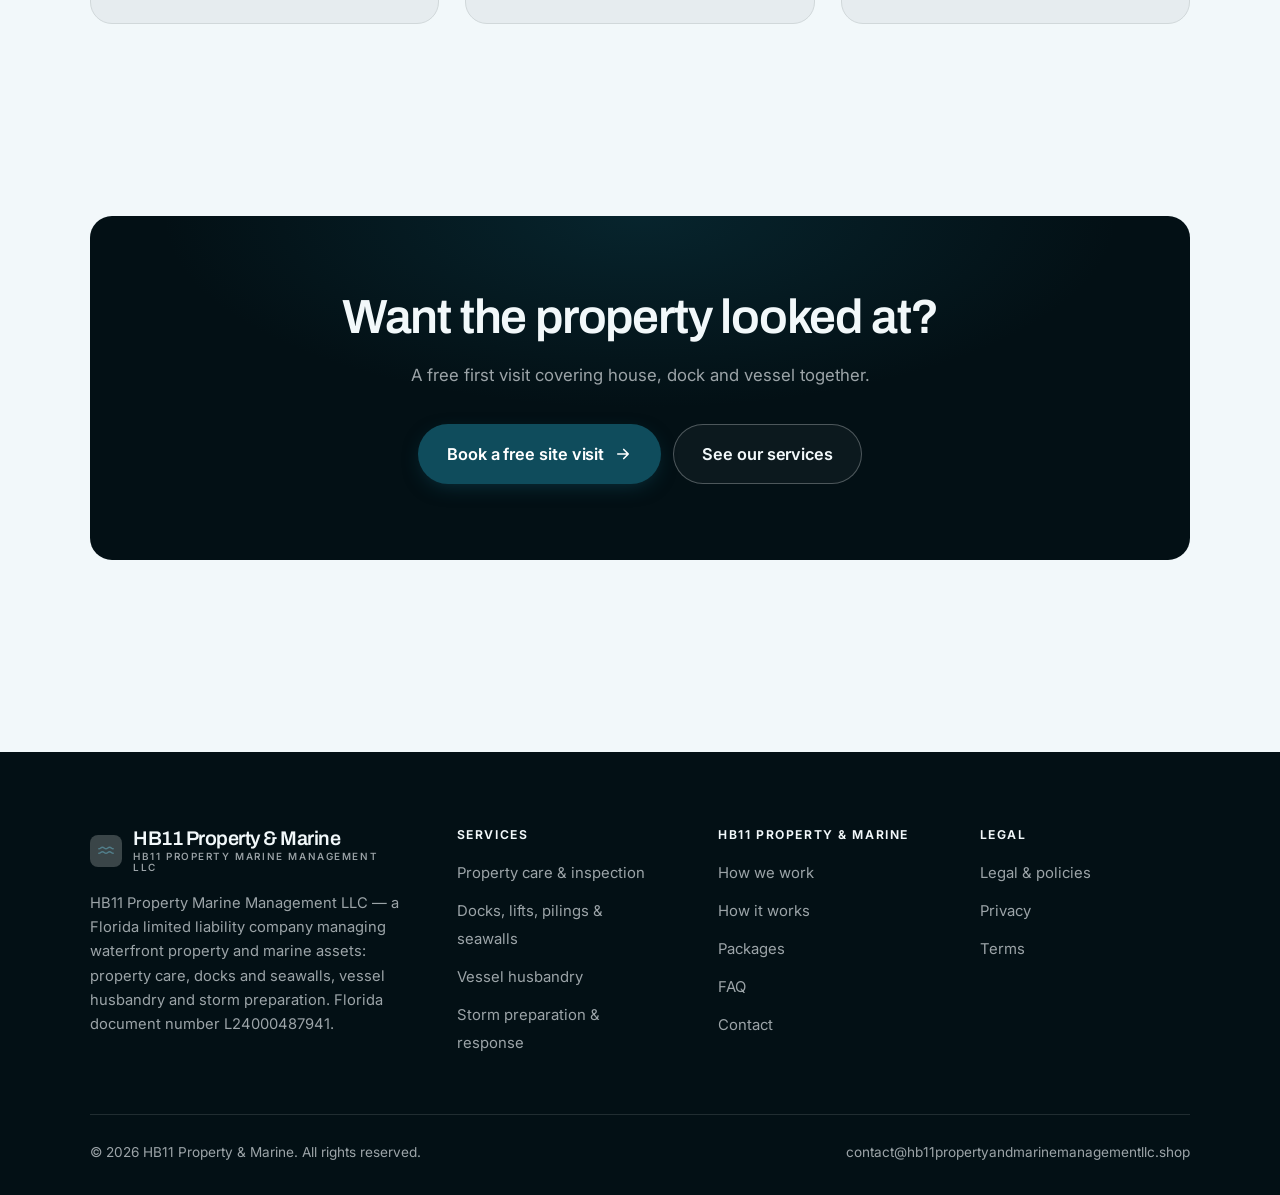
<file: about.html>
<!DOCTYPE html>
<html lang="en" class="no-js">
<head>
<meta charset="utf-8">
<meta name="viewport" content="width=device-width, initial-scale=1">
<title>How we work — HB11 Property &amp; Marine</title>
<meta name="description" content="About HB11 Property Marine Management LLC, a Florida waterfront property and marine management company, document number L24000487941.">
<link rel="canonical" href="https://hb11propertyandmarinemanagementllc.shop/about.html">

<meta property="og:type" content="website">
<meta property="og:url" content="https://hb11propertyandmarinemanagementllc.shop/about.html">
<meta property="og:site_name" content="HB11 Property &amp; Marine">
<meta property="og:locale" content="en_US">
<meta property="og:title" content="How we work — HB11 Property &amp; Marine">
<meta property="og:description" content="About HB11 Property Marine Management LLC, a Florida waterfront property and marine management company, document number L24000487941.">
<meta name="theme-color" content="#031015">

<link rel="icon" href="assets/img/favicon.svg" type="image/svg+xml">
<link rel="preconnect" href="https://fonts.googleapis.com">
<link rel="preconnect" href="https://fonts.gstatic.com" crossorigin>
<link rel="stylesheet" href="https://fonts.googleapis.com/css2?family=Archivo:wght@400..700&family=Inter:wght@400..700&display=swap">
<link rel="stylesheet" href="assets/css/style.css">

<!-- Thème appliqué avant le premier rendu (évite le flash) -->
<script>
document.documentElement.classList.remove('no-js');
(function(){try{var t=localStorage.getItem('site-theme');if(t){document.documentElement.setAttribute('data-theme',t);}}catch(e){}})();
</script>
</head>

<body>
<a class="skip-link" href="#main">Skip to main content</a>

<header class="site-header">
  <nav class="wrap nav" aria-label="Main navigation">
    <a class="brand" href="index.html">
      <svg class="brand__mark" viewBox="0 0 64 64" aria-hidden="true">
        <rect class="bm-bg" width="64" height="64" rx="16"/>
        <g class="bm-ic" transform="translate(14 14) scale(1.5)" fill="none" stroke-width="2.1" stroke-linecap="round" stroke-linejoin="round"><path d="M2.5 9c2.4 0 2.4-2 4.75-2s2.4 2 4.75 2 2.4-2 4.75-2 2.4 2 4.75 2M2.5 15c2.4 0 2.4-2 4.75-2s2.4 2 4.75 2 2.4-2 4.75-2 2.4 2 4.75 2"/></g>
      </svg>
      <span>HB11 Property &amp; Marine<span class="brand__sub">HB11 Property Marine Management LLC</span></span>
    </a>

    <ul class="nav__links" id="nav-links">
      <li><a href="index.html">Home</a></li>
      <li><a href="programs.html">Services</a></li>
      <li><a href="index.html#pricing">Packages</a></li>
      <li><a href="about.html" aria-current="page">How we work</a></li>
      <li><a href="contact.html">Contact</a></li>
      <li><a class="btn btn--primary" href="contact.html">Free site visit</a></li>
    </ul>

    <div class="nav__cta">
      <button class="theme-toggle" type="button" aria-label="Switch to dark theme">
        <svg class="icon-sun" viewBox="0 0 24 24" fill="none" stroke="currentColor" stroke-width="1.8" stroke-linecap="round" aria-hidden="true"><circle cx="12" cy="12" r="4"/><path d="M12 2v2m0 16v2M2 12h2m16 0h2M4.9 4.9l1.4 1.4m11.4 11.4 1.4 1.4M19.1 4.9l-1.4 1.4M6.3 17.7l-1.4 1.4"/></svg>
        <svg class="icon-moon" viewBox="0 0 24 24" fill="none" stroke="currentColor" stroke-width="1.8" stroke-linecap="round" stroke-linejoin="round" aria-hidden="true"><path d="M21 12.8A9 9 0 1 1 11.2 3a7 7 0 0 0 9.8 9.8z"/></svg>
      </button>
      <a class="btn btn--primary" href="contact.html">Free site visit</a>
      <button class="nav__toggle" type="button" aria-expanded="false" aria-controls="nav-links" aria-label="Open menu">
        <svg class="icon-open" viewBox="0 0 24 24" fill="none" stroke="currentColor" stroke-width="2" stroke-linecap="round" aria-hidden="true"><path d="M3 6h18M3 12h18M3 18h18"/></svg>
        <svg class="icon-close" viewBox="0 0 24 24" fill="none" stroke="currentColor" stroke-width="2" stroke-linecap="round" aria-hidden="true"><path d="M6 6l12 12M18 6L6 18"/></svg>
      </button>
    </div>
  </nav>
</header>

<main id="main">

<section class="page-head">
  <div class="wrap">
    <nav class="breadcrumb" aria-label="Breadcrumb">
      <a href="index.html">Home</a><span>/</span><span aria-current="page">How we work</span>
    </nav>
    <h1>Why salt air is the real owner</h1>
    <p>It works on your dock, your lift and your boat every day you are not here.</p>
  </div>
</section>

<section class="section wrap">
  <div class="split reveal">
    <div class="split__art">
      <svg viewBox="0 0 520 420" role="img" aria-label="Example of a typical week: Inspect, Report, Maintain, Prepare, Review.">
        <rect width="520" height="420" rx="20" fill="#e2ecef"/>
        <circle cx="450" cy="54" r="96" fill="#0f4c5c" opacity=".12"/>
        <g style="font-family: var(--font-body)">
        <text x="40" y="62" font-size="22" font-weight="700" fill="#031015" style="font-family: var(--font-display)">A typical week</text>
        <text x="80" y="100" text-anchor="middle" font-size="13" font-weight="600" fill="#6f787c">Mon</text>
        <rect x="40" y="112" width="80" height="262" rx="12" fill="#f2f8fa"/>
        <rect x="46" y="133" width="68" height="85" rx="9" fill="#b7cbd1"/>
        <text x="80" y="155" text-anchor="middle" font-size="11" font-weight="650" fill="#031015">Inspect</text>
        <text x="172" y="100" text-anchor="middle" font-size="13" font-weight="600" fill="#6f787c">Tue</text>
        <rect x="132" y="112" width="80" height="262" rx="12" fill="#f2f8fa"/>
        <rect x="138" y="208" width="68" height="105" rx="9" fill="#0f4c5c"/>
        <text x="172" y="230" text-anchor="middle" font-size="11" font-weight="650" fill="#ffffff">Report</text>
        <text x="264" y="100" text-anchor="middle" font-size="13" font-weight="600" fill="#6f787c">Wed</text>
        <rect x="224" y="112" width="80" height="262" rx="12" fill="#f2f8fa"/>
        <rect x="230" y="148" width="68" height="75" rx="9" fill="#b7cbd1"/>
        <text x="264" y="170" text-anchor="middle" font-size="11" font-weight="650" fill="#031015">Maintain</text>
        <text x="356" y="100" text-anchor="middle" font-size="13" font-weight="600" fill="#6f787c">Thu</text>
        <rect x="316" y="112" width="80" height="262" rx="12" fill="#f2f8fa"/>
        <rect x="322" y="243" width="68" height="85" rx="9" fill="#031015"/>
        <text x="356" y="265" text-anchor="middle" font-size="11" font-weight="650" fill="#f2f8fa">Prepare</text>
        <text x="448" y="100" text-anchor="middle" font-size="13" font-weight="600" fill="#6f787c">Fri</text>
        <rect x="408" y="112" width="80" height="262" rx="12" fill="#f2f8fa"/>
        <rect x="414" y="173" width="68" height="115" rx="9" fill="#b7cbd1"/>
        <text x="448" y="195" text-anchor="middle" font-size="11" font-weight="650" fill="#031015">Review</text>
        </g>
      </svg>
    </div>
    <div>
      <span class="eyebrow">How we work</span>
      <h2>Look at it often, and write it down</h2>
      <p>Corrosion and rot do not announce themselves. A lift cable frays strand by strand, a piling softens from the inside, and a seawall cap cracks a little further each season — none of it visible from a photograph taken once a year.</p>
      <p>Frequent inspection changes the economics entirely. Caught early, these are parts and labour. Caught late, they are permits, barges and structural work, and permits alone can run to months before anyone starts.</p>
      <p>Documentation is the other half, and it matters most after a storm. Photographs of condition before and immediately after are what turn an insurance conversation from an argument into a claim.</p>
      <!--
        TO DO: add a short introduction of the coach (name, real background),
        with a photo if possible. Do not invent credentials — see README.md.
      -->
    </div>
  </div>
</section>

<section class="section section--flush wrap">
  <div class="section-head reveal">
    <span class="eyebrow">Our principles</span>
    <h2>Three beliefs behind the method</h2>
  </div>
  <div class="grid grid--3 reveal-group">
    <article class="card">
      <div class="card__icon"><svg viewBox="0 0 24 24" fill="none" stroke="currentColor" stroke-width="1.7" stroke-linecap="round" stroke-linejoin="round" aria-hidden="true"><path d="M2 12s3.6-7 10-7 10 7 10 7-3.6 7-10 7S2 12 2 12z"/><circle cx="12" cy="12" r="3"/></svg></div>
      <h3>Look often</h3>
      <p>Small problems only stay small briefly.</p>
    </article>
    <article class="card">
      <div class="card__icon"><svg viewBox="0 0 24 24" fill="none" stroke="currentColor" stroke-width="1.7" stroke-linecap="round" stroke-linejoin="round" aria-hidden="true"><rect x="5" y="4" width="14" height="17.5" rx="2.5"/><path d="M9 4V3h6v1M9 12.5l2 2 4-4"/></svg></div>
      <h3>Photograph everything</h3>
      <p>Evidence beats reassurance.</p>
    </article>
    <article class="card">
      <div class="card__icon"><svg viewBox="0 0 24 24" fill="none" stroke="currentColor" stroke-width="1.7" stroke-linecap="round" stroke-linejoin="round" aria-hidden="true"><circle cx="12" cy="12" r="9.2"/><path d="M12 16v-4.5M12 8.2v.1"/></svg></div>
      <h3>Licensed trades do licensed work</h3>
      <p>We coordinate; we do not contract.</p>
    </article>
  </div>
</section>

<section class="wrap section--tight">
  <div class="cta-band reveal">
    <h2>Want the property looked at?</h2>
    <p>A free first visit covering house, dock and vessel together.</p>
    <div class="hero__actions">
      <a class="btn btn--primary btn--lg" href="contact.html">Book a free site visit <svg viewBox="0 0 24 24" fill="none" stroke="currentColor" stroke-width="2.2" stroke-linecap="round" stroke-linejoin="round" aria-hidden="true"><path d="M5 12h14M13 6l6 6-6 6"/></svg></a>
      <a class="btn btn--on-dark btn--lg" href="programs.html">See our services</a>
    </div>
  </div>
</section>

</main>

<footer class="site-footer">
  <div class="wrap">
    <div class="footer__grid">
      <div class="footer__brand">
        <a class="brand" href="index.html">
          <svg class="brand__mark" viewBox="0 0 64 64" aria-hidden="true">
        <rect class="bm-bg" width="64" height="64" rx="16"/>
        <g class="bm-ic" transform="translate(14 14) scale(1.5)" fill="none" stroke-width="2.1" stroke-linecap="round" stroke-linejoin="round"><path d="M2.5 9c2.4 0 2.4-2 4.75-2s2.4 2 4.75 2 2.4-2 4.75-2 2.4 2 4.75 2M2.5 15c2.4 0 2.4-2 4.75-2s2.4 2 4.75 2 2.4-2 4.75-2 2.4 2 4.75 2"/></g>
      </svg>
          <span>HB11 Property &amp; Marine<span class="brand__sub">HB11 Property Marine Management LLC</span></span>
        </a>
        <p>HB11 Property Marine Management LLC — a Florida limited liability company managing waterfront property and marine assets: property care, docks and seawalls, vessel husbandry and storm preparation. Florida document number L24000487941.</p>
      </div>

      <div class="footer__col">
        <h4>Services</h4>
        <ul>
          <li><a href="programs.html#property">Property care &amp; inspection</a></li>
          <li><a href="programs.html#dock">Docks, lifts, pilings &amp; seawalls</a></li>
          <li><a href="programs.html#vessel">Vessel husbandry</a></li>
          <li><a href="programs.html#storm">Storm preparation &amp; response</a></li>
        </ul>
      </div>

      <div class="footer__col">
        <h4>HB11 Property &amp; Marine</h4>
        <ul>
          <li><a href="about.html">How we work</a></li>
          <li><a href="index.html#how-it-works">How it works</a></li>
          <li><a href="index.html#pricing">Packages</a></li>
          <li><a href="index.html#faq">FAQ</a></li>
          <li><a href="contact.html">Contact</a></li>
        </ul>
      </div>

      <div class="footer__col">
        <h4>Legal</h4>
        <ul>
          <li><a href="legal.html">Legal &amp; policies</a></li>
          <li><a href="legal.html#privacy">Privacy</a></li>
          <li><a href="legal.html#terms">Terms</a></li>
        </ul>
      </div>
    </div>

    <div class="footer__bottom">
      <p>© <span data-year>2026</span> HB11 Property &amp; Marine. All rights reserved.</p>
      <p><a href="mailto:contact@hb11propertyandmarinemanagementllc.shop">contact@hb11propertyandmarinemanagementllc.shop</a></p>
    </div>
  </div>
</footer>

<script src="assets/js/main.js" defer></script>
</body>
</html>
</file>
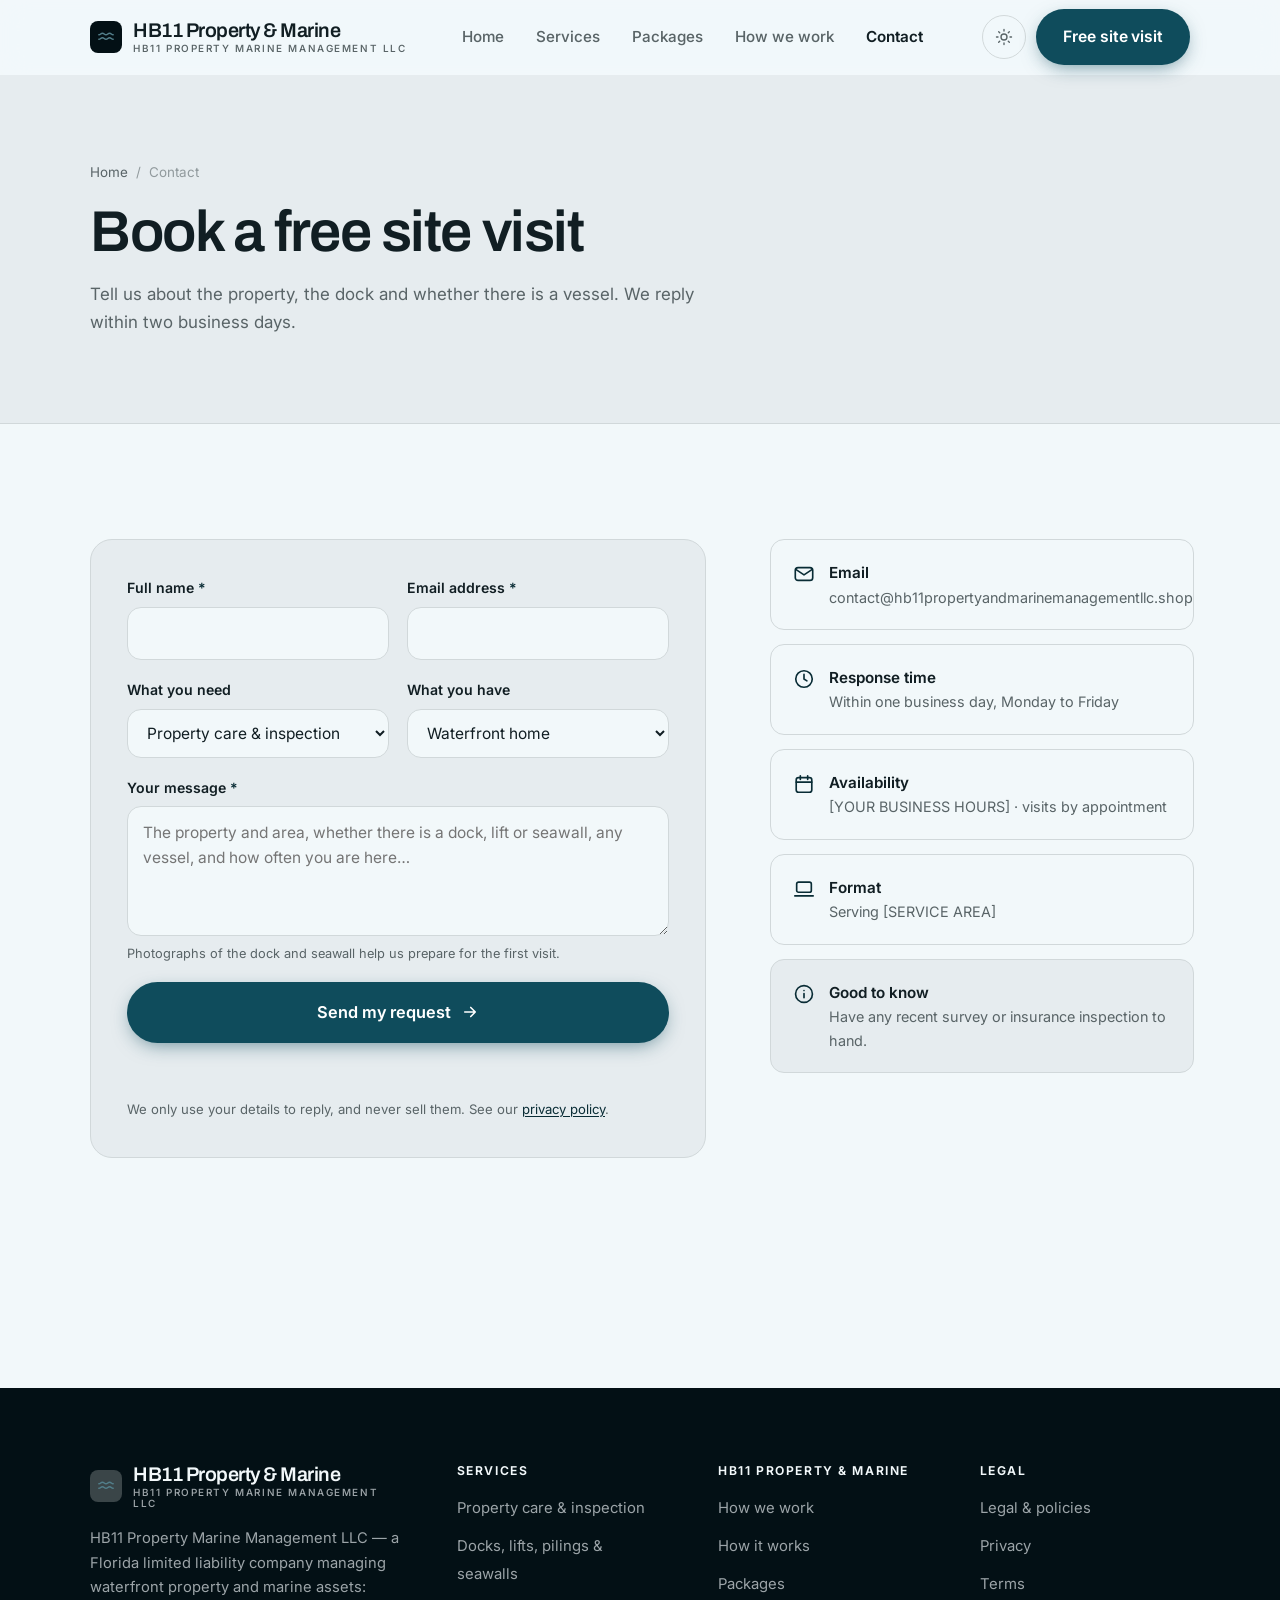
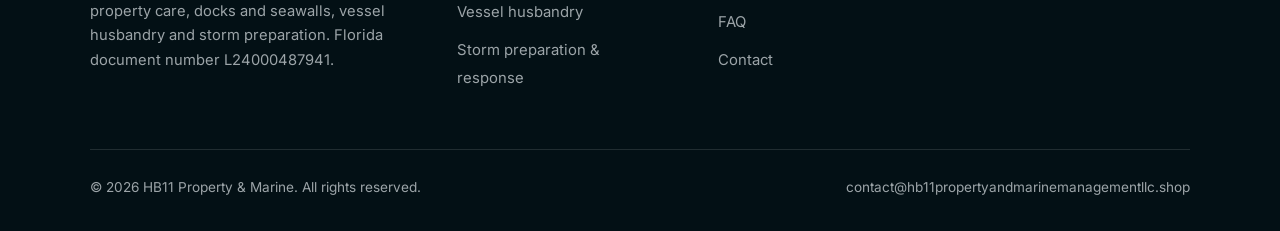
<file: contact.html>
<!DOCTYPE html>
<html lang="en" class="no-js">
<head>
<meta charset="utf-8">
<meta name="viewport" content="width=device-width, initial-scale=1">
<title>Contact — HB11 Property &amp; Marine</title>
<meta name="description" content="Contact HB11 Property Marine Management LLC. We reply within two business days.">
<link rel="canonical" href="https://hb11propertyandmarinemanagementllc.shop/contact.html">

<meta property="og:type" content="website">
<meta property="og:url" content="https://hb11propertyandmarinemanagementllc.shop/contact.html">
<meta property="og:site_name" content="HB11 Property &amp; Marine">
<meta property="og:locale" content="en_US">
<meta property="og:title" content="Contact — HB11 Property &amp; Marine">
<meta property="og:description" content="Contact HB11 Property Marine Management LLC. We reply within two business days.">
<meta name="theme-color" content="#031015">

<link rel="icon" href="assets/img/favicon.svg" type="image/svg+xml">
<link rel="preconnect" href="https://fonts.googleapis.com">
<link rel="preconnect" href="https://fonts.gstatic.com" crossorigin>
<link rel="stylesheet" href="https://fonts.googleapis.com/css2?family=Archivo:wght@400..700&family=Inter:wght@400..700&display=swap">
<link rel="stylesheet" href="assets/css/style.css">

<!-- Thème appliqué avant le premier rendu (évite le flash) -->
<script>
document.documentElement.classList.remove('no-js');
(function(){try{var t=localStorage.getItem('site-theme');if(t){document.documentElement.setAttribute('data-theme',t);}}catch(e){}})();
</script>
</head>

<body>
<a class="skip-link" href="#main">Skip to main content</a>

<header class="site-header">
  <nav class="wrap nav" aria-label="Main navigation">
    <a class="brand" href="index.html">
      <svg class="brand__mark" viewBox="0 0 64 64" aria-hidden="true">
        <rect class="bm-bg" width="64" height="64" rx="16"/>
        <g class="bm-ic" transform="translate(14 14) scale(1.5)" fill="none" stroke-width="2.1" stroke-linecap="round" stroke-linejoin="round"><path d="M2.5 9c2.4 0 2.4-2 4.75-2s2.4 2 4.75 2 2.4-2 4.75-2 2.4 2 4.75 2M2.5 15c2.4 0 2.4-2 4.75-2s2.4 2 4.75 2 2.4-2 4.75-2 2.4 2 4.75 2"/></g>
      </svg>
      <span>HB11 Property &amp; Marine<span class="brand__sub">HB11 Property Marine Management LLC</span></span>
    </a>

    <ul class="nav__links" id="nav-links">
      <li><a href="index.html">Home</a></li>
      <li><a href="programs.html">Services</a></li>
      <li><a href="index.html#pricing">Packages</a></li>
      <li><a href="about.html">How we work</a></li>
      <li><a href="contact.html" aria-current="page">Contact</a></li>
      <li><a class="btn btn--primary" href="contact.html">Free site visit</a></li>
    </ul>

    <div class="nav__cta">
      <button class="theme-toggle" type="button" aria-label="Switch to dark theme">
        <svg class="icon-sun" viewBox="0 0 24 24" fill="none" stroke="currentColor" stroke-width="1.8" stroke-linecap="round" aria-hidden="true"><circle cx="12" cy="12" r="4"/><path d="M12 2v2m0 16v2M2 12h2m16 0h2M4.9 4.9l1.4 1.4m11.4 11.4 1.4 1.4M19.1 4.9l-1.4 1.4M6.3 17.7l-1.4 1.4"/></svg>
        <svg class="icon-moon" viewBox="0 0 24 24" fill="none" stroke="currentColor" stroke-width="1.8" stroke-linecap="round" stroke-linejoin="round" aria-hidden="true"><path d="M21 12.8A9 9 0 1 1 11.2 3a7 7 0 0 0 9.8 9.8z"/></svg>
      </button>
      <a class="btn btn--primary" href="contact.html">Free site visit</a>
      <button class="nav__toggle" type="button" aria-expanded="false" aria-controls="nav-links" aria-label="Open menu">
        <svg class="icon-open" viewBox="0 0 24 24" fill="none" stroke="currentColor" stroke-width="2" stroke-linecap="round" aria-hidden="true"><path d="M3 6h18M3 12h18M3 18h18"/></svg>
        <svg class="icon-close" viewBox="0 0 24 24" fill="none" stroke="currentColor" stroke-width="2" stroke-linecap="round" aria-hidden="true"><path d="M6 6l12 12M18 6L6 18"/></svg>
      </button>
    </div>
  </nav>
</header>

<main id="main">

<section class="page-head">
  <div class="wrap">
    <nav class="breadcrumb" aria-label="Breadcrumb">
      <a href="index.html">Home</a><span>/</span><span aria-current="page">Contact</span>
    </nav>
    <h1>Book a free site visit</h1>
    <p>Tell us about the property, the dock and whether there is a vessel. We reply within two business days.</p>
  </div>
</section>

<section class="section wrap">
  <div class="form-layout">

    <!--
      FORM: the action attribute holds a placeholder id. Create a free form at
      https://formspree.io and replace VOTRE_ID_FORMSPREE. Until then, the button
      opens the visitor's email app with a pre-filled message to contact@hb11propertyandmarinemanagementllc.shop.
    -->
    <form class="form" id="contact-form" action="https://formspree.io/f/VOTRE_ID_FORMSPREE" method="POST"
          data-email="contact@hb11propertyandmarinemanagementllc.shop" data-subject="Site visit request"
          data-msg-mail="Your email app will open with the message ready to send." data-msg-sending="Sending…"
          data-msg-ok="Thanks! Your message is on its way. We reply within one business day." data-msg-err="Sending failed. Please email us directly at">
      <div class="form__row">
        <div class="field">
          <label for="nom">Full name <span class="req" aria-hidden="true">*</span></label>
          <input type="text" id="nom" name="nom" autocomplete="name" required>
        </div>
        <div class="field">
          <label for="email">Email address <span class="req" aria-hidden="true">*</span></label>
          <input type="email" id="email" name="email" autocomplete="email" required>
        </div>
      </div>

      <div class="form__row">
        <div class="field">
          <label for="programme">What you need</label>
          <select id="programme" name="programme">
            <option>Property care &amp; inspection</option>
            <option>Docks, lifts, pilings &amp; seawalls</option>
            <option>Vessel husbandry</option>
            <option>Storm preparation &amp; response</option>
            <option>Not sure yet</option>
          </select>
        </div>
        <div class="field">
          <label for="niveau">What you have</label>
          <select id="niveau" name="niveau">
            <option>Waterfront home</option>
            <option>Home with dock and lift</option>
            <option>Home, dock and vessel</option>
            <option>Vessel care only</option>
          </select>
        </div>
      </div>

      <div class="field">
        <label for="message">Your message <span class="req" aria-hidden="true">*</span></label>
        <textarea id="message" name="message" required placeholder="The property and area, whether there is a dock, lift or seawall, any vessel, and how often you are here…"></textarea>
        <span class="field__hint">Photographs of the dock and seawall help us prepare for the first visit.</span>
      </div>

      <!-- Bot trap: hidden from humans -->
      <div class="visually-hidden" aria-hidden="true">
        <label for="site-web">Leave this field empty</label>
        <input type="text" id="site-web" name="_gotcha" tabindex="-1" autocomplete="off">
      </div>

      <button class="btn btn--primary btn--lg" type="submit">Send my request <svg viewBox="0 0 24 24" fill="none" stroke="currentColor" stroke-width="2.2" stroke-linecap="round" stroke-linejoin="round" aria-hidden="true"><path d="M5 12h14M13 6l6 6-6 6"/></svg></button>

      <p id="form-status" class="form__status" role="status" aria-live="polite"></p>

      <p class="form__note">
        We only use your details to reply, and never sell them. See our <a href="legal.html#privacy">privacy policy</a>.
      </p>
    </form>

    <aside class="contact-aside">
      <div class="contact-card">
        <svg viewBox="0 0 24 24" fill="none" stroke="currentColor" stroke-width="1.8" stroke-linecap="round" stroke-linejoin="round" aria-hidden="true"><rect x="2.5" y="5" width="19" height="14" rx="3"/><path d="M3 7l9 6 9-6"/></svg>
        <div><b>Email</b><a href="mailto:contact@hb11propertyandmarinemanagementllc.shop">contact@hb11propertyandmarinemanagementllc.shop</a></div>
      </div>
      <div class="contact-card">
        <svg viewBox="0 0 24 24" fill="none" stroke="currentColor" stroke-width="1.8" stroke-linecap="round" stroke-linejoin="round" aria-hidden="true"><circle cx="12" cy="12" r="9"/><path d="M12 7v5l3.2 2"/></svg>
        <div><b>Response time</b><span>Within one business day, Monday to Friday</span></div>
      </div>
      <div class="contact-card">
        <svg viewBox="0 0 24 24" fill="none" stroke="currentColor" stroke-width="1.8" stroke-linecap="round" stroke-linejoin="round" aria-hidden="true"><rect x="3.5" y="5" width="17" height="16" rx="2.5"/><path d="M8 3v4M16 3v4M3.5 10h17"/></svg>
        <div><b>Availability</b><span>[YOUR BUSINESS HOURS] · visits by appointment</span></div>
      </div>
      <div class="contact-card">
        <svg viewBox="0 0 24 24" fill="none" stroke="currentColor" stroke-width="1.8" stroke-linecap="round" stroke-linejoin="round" aria-hidden="true"><rect x="4" y="4.5" width="16" height="11" rx="2"/><path d="M2 19.5h20"/></svg>
        <div><b>Format</b><span>Serving [SERVICE AREA]</span></div>
      </div>
      <div class="contact-card contact-card--soft">
        <svg viewBox="0 0 24 24" fill="none" stroke="currentColor" stroke-width="1.8" stroke-linecap="round" stroke-linejoin="round" aria-hidden="true"><circle cx="12" cy="12" r="9.2"/><path d="M12 16v-4.5M12 8.2v.1"/></svg>
        <div><b>Good to know</b><span>Have any recent survey or insurance inspection to hand.</span></div>
      </div>
    </aside>

  </div>
</section>

</main>

<footer class="site-footer">
  <div class="wrap">
    <div class="footer__grid">
      <div class="footer__brand">
        <a class="brand" href="index.html">
          <svg class="brand__mark" viewBox="0 0 64 64" aria-hidden="true">
        <rect class="bm-bg" width="64" height="64" rx="16"/>
        <g class="bm-ic" transform="translate(14 14) scale(1.5)" fill="none" stroke-width="2.1" stroke-linecap="round" stroke-linejoin="round"><path d="M2.5 9c2.4 0 2.4-2 4.75-2s2.4 2 4.75 2 2.4-2 4.75-2 2.4 2 4.75 2M2.5 15c2.4 0 2.4-2 4.75-2s2.4 2 4.75 2 2.4-2 4.75-2 2.4 2 4.75 2"/></g>
      </svg>
          <span>HB11 Property &amp; Marine<span class="brand__sub">HB11 Property Marine Management LLC</span></span>
        </a>
        <p>HB11 Property Marine Management LLC — a Florida limited liability company managing waterfront property and marine assets: property care, docks and seawalls, vessel husbandry and storm preparation. Florida document number L24000487941.</p>
      </div>

      <div class="footer__col">
        <h4>Services</h4>
        <ul>
          <li><a href="programs.html#property">Property care &amp; inspection</a></li>
          <li><a href="programs.html#dock">Docks, lifts, pilings &amp; seawalls</a></li>
          <li><a href="programs.html#vessel">Vessel husbandry</a></li>
          <li><a href="programs.html#storm">Storm preparation &amp; response</a></li>
        </ul>
      </div>

      <div class="footer__col">
        <h4>HB11 Property &amp; Marine</h4>
        <ul>
          <li><a href="about.html">How we work</a></li>
          <li><a href="index.html#how-it-works">How it works</a></li>
          <li><a href="index.html#pricing">Packages</a></li>
          <li><a href="index.html#faq">FAQ</a></li>
          <li><a href="contact.html">Contact</a></li>
        </ul>
      </div>

      <div class="footer__col">
        <h4>Legal</h4>
        <ul>
          <li><a href="legal.html">Legal &amp; policies</a></li>
          <li><a href="legal.html#privacy">Privacy</a></li>
          <li><a href="legal.html#terms">Terms</a></li>
        </ul>
      </div>
    </div>

    <div class="footer__bottom">
      <p>© <span data-year>2026</span> HB11 Property &amp; Marine. All rights reserved.</p>
      <p><a href="mailto:contact@hb11propertyandmarinemanagementllc.shop">contact@hb11propertyandmarinemanagementllc.shop</a></p>
    </div>
  </div>
</footer>

<script src="assets/js/main.js" defer></script>
</body>
</html>
</file>
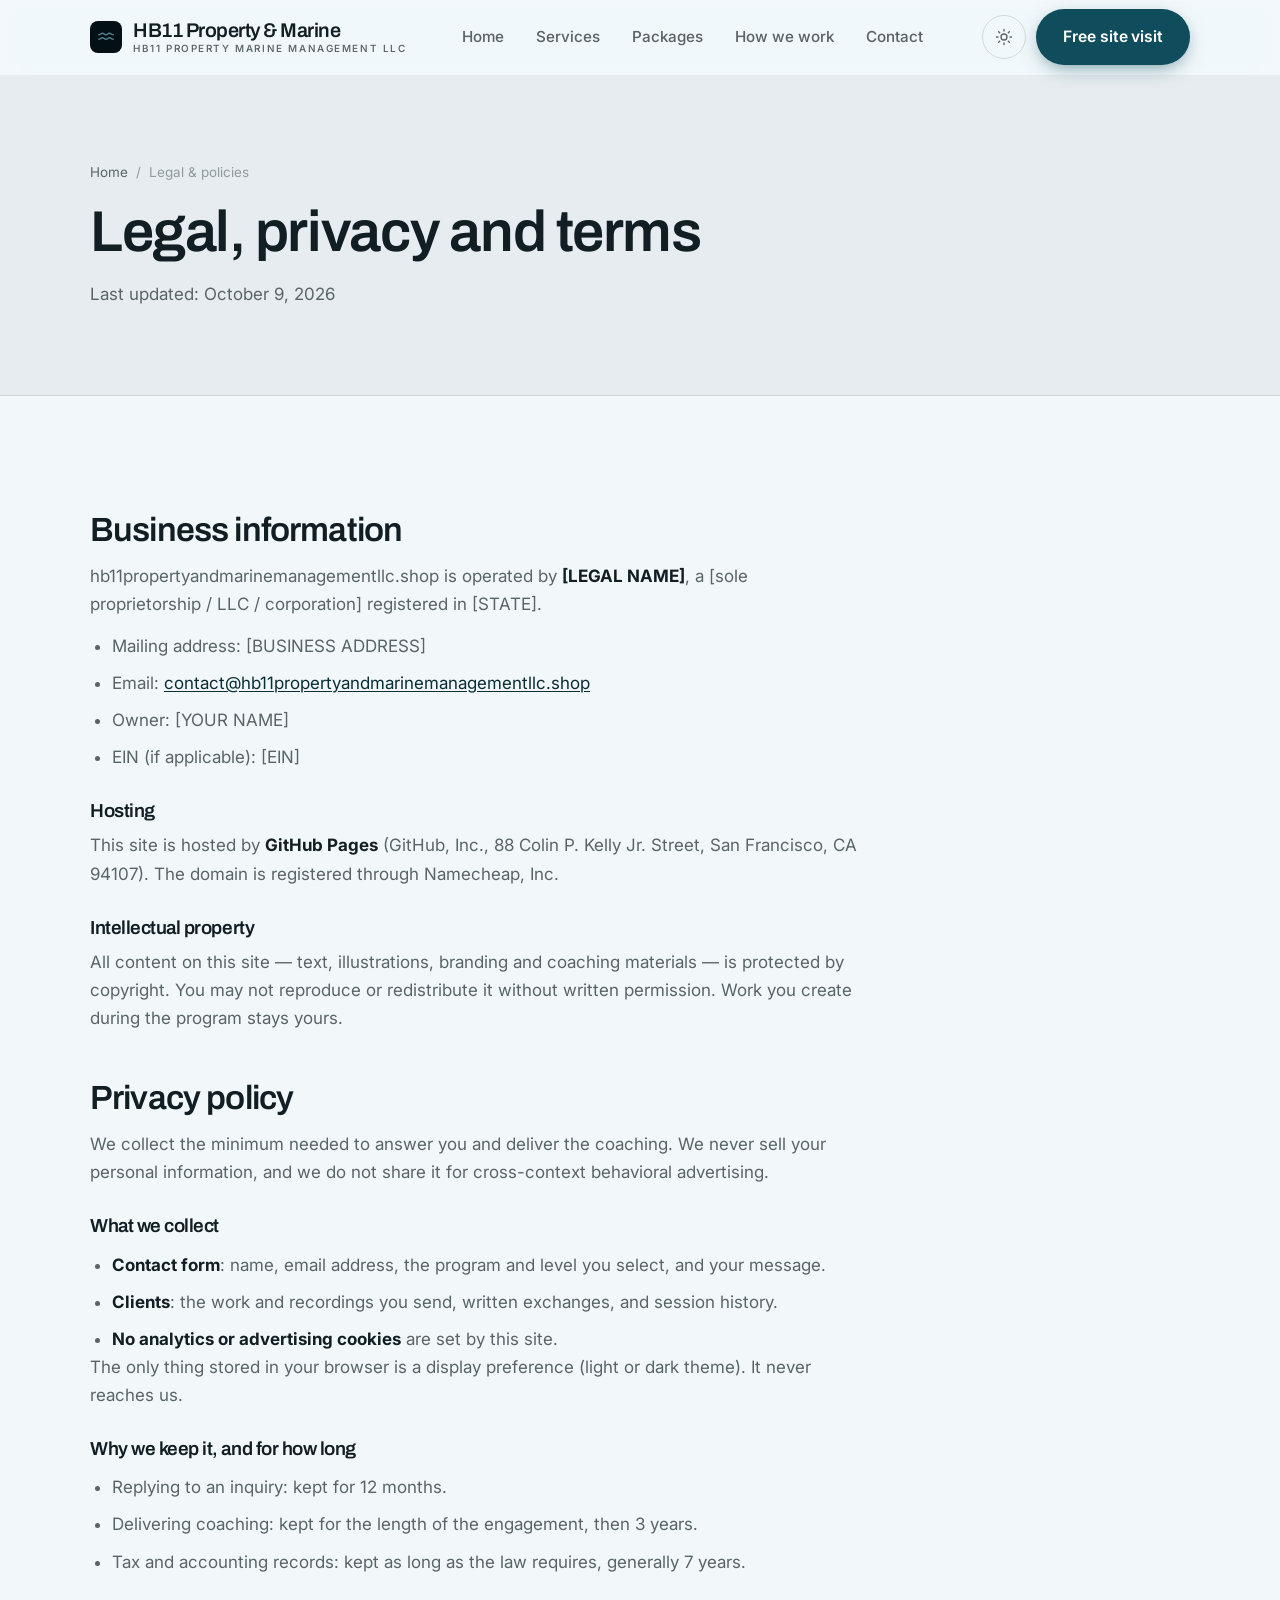
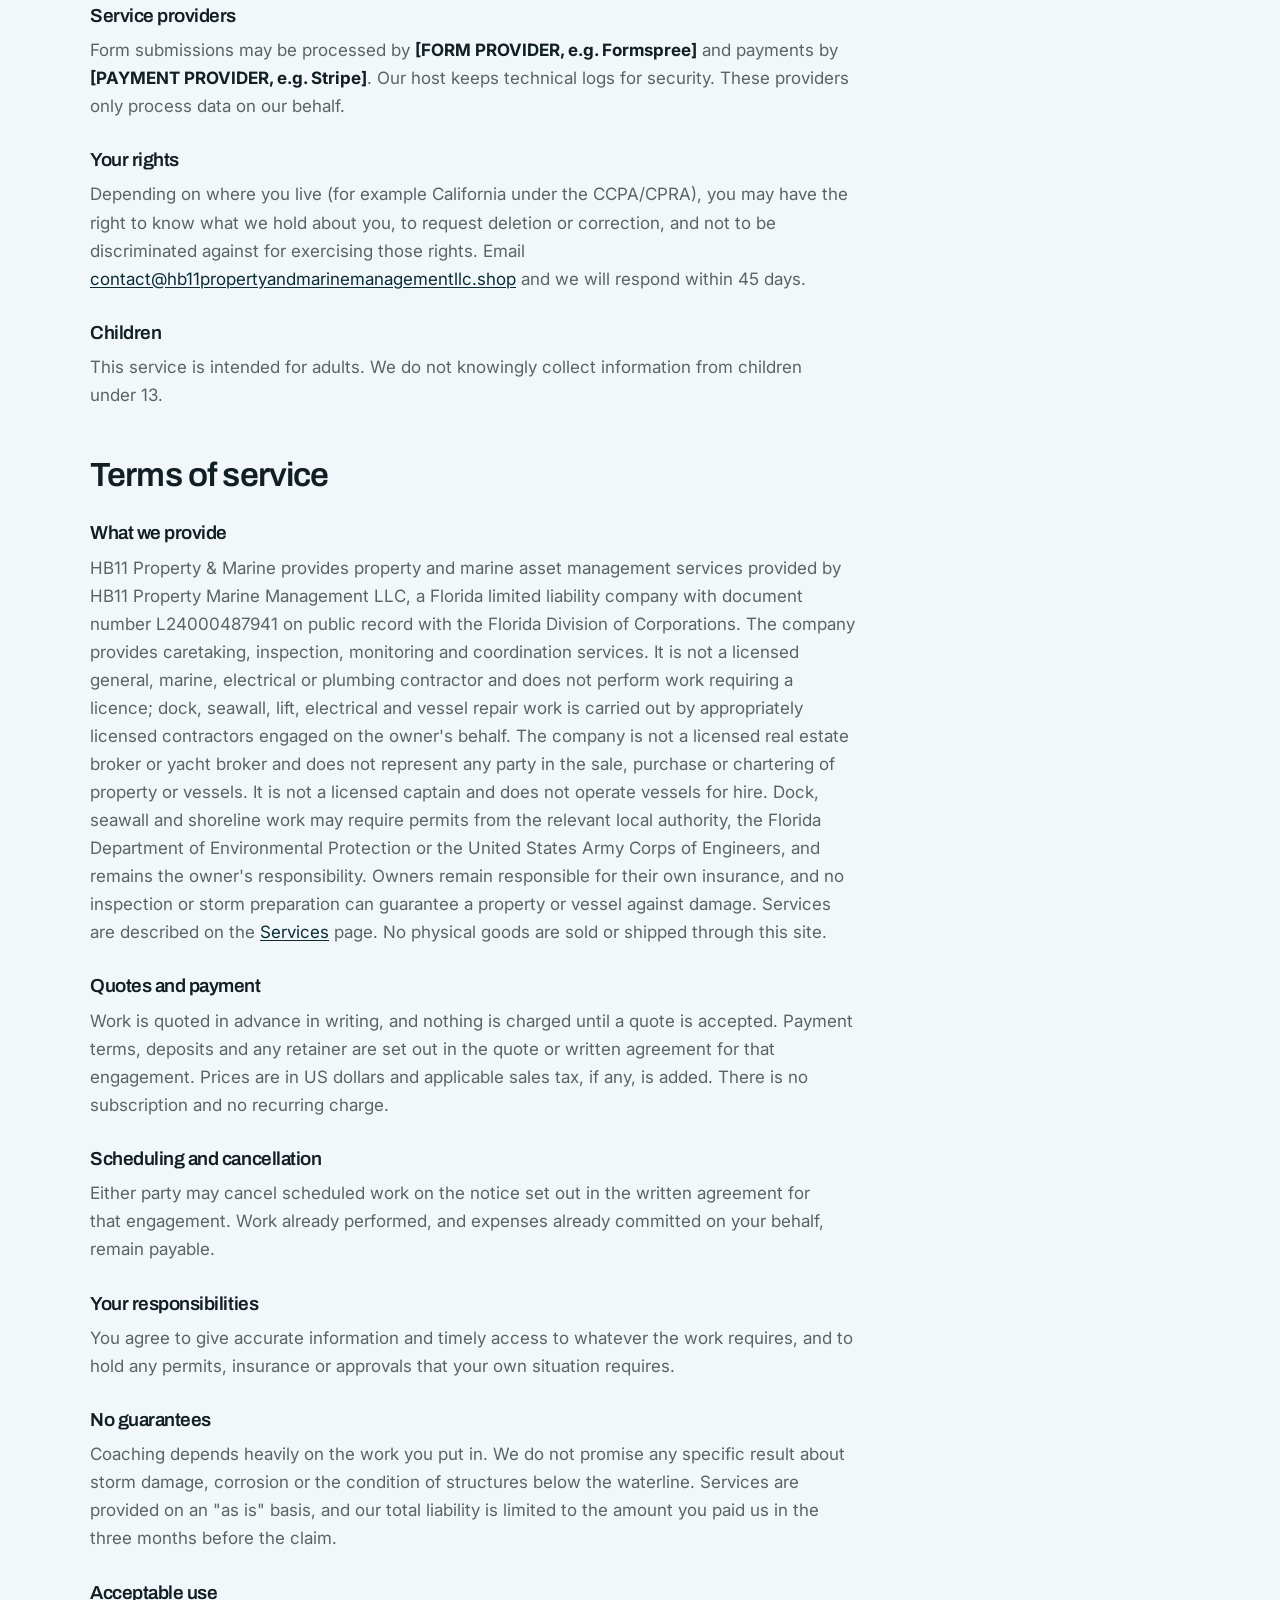
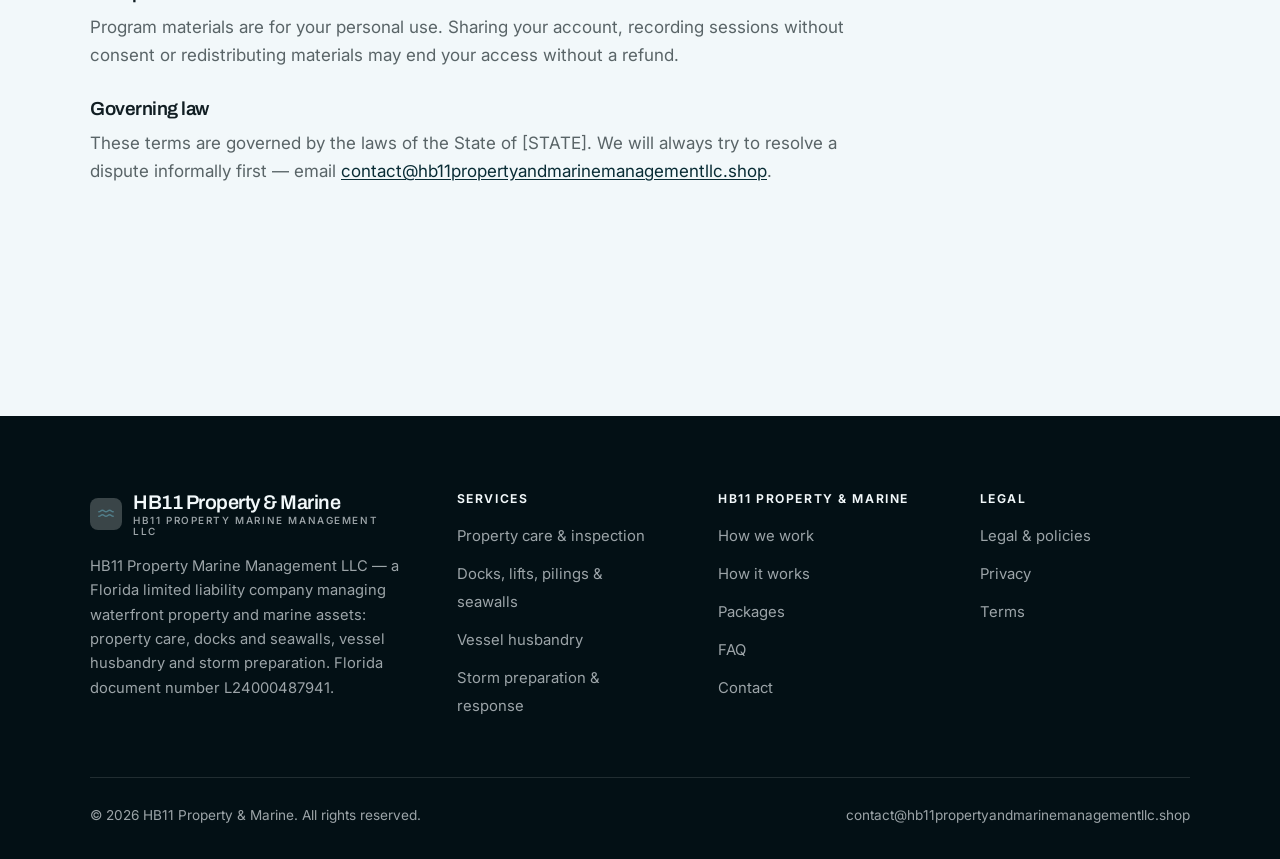
<file: legal.html>
<!DOCTYPE html>
<html lang="en" class="no-js">
<head>
<meta charset="utf-8">
<meta name="viewport" content="width=device-width, initial-scale=1">
<title>Legal, privacy and terms — HB11 Property &amp; Marine</title>
<meta name="description" content="Business information, privacy policy and terms of service for HB11 Property &amp; Marine.">
<meta name="robots" content="noindex">

<meta property="og:type" content="website">
<meta property="og:url" content="https://hb11propertyandmarinemanagementllc.shop/legal.html">
<meta property="og:site_name" content="HB11 Property &amp; Marine">
<meta property="og:locale" content="en_US">
<meta property="og:title" content="Legal, privacy and terms — HB11 Property &amp; Marine">
<meta property="og:description" content="Business information, privacy policy and terms of service for HB11 Property &amp; Marine.">
<meta name="theme-color" content="#031015">

<link rel="icon" href="assets/img/favicon.svg" type="image/svg+xml">
<link rel="preconnect" href="https://fonts.googleapis.com">
<link rel="preconnect" href="https://fonts.gstatic.com" crossorigin>
<link rel="stylesheet" href="https://fonts.googleapis.com/css2?family=Archivo:wght@400..700&family=Inter:wght@400..700&display=swap">
<link rel="stylesheet" href="assets/css/style.css">

<!-- Thème appliqué avant le premier rendu (évite le flash) -->
<script>
document.documentElement.classList.remove('no-js');
(function(){try{var t=localStorage.getItem('site-theme');if(t){document.documentElement.setAttribute('data-theme',t);}}catch(e){}})();
</script>
</head>

<body>
<a class="skip-link" href="#main">Skip to main content</a>

<header class="site-header">
  <nav class="wrap nav" aria-label="Main navigation">
    <a class="brand" href="index.html">
      <svg class="brand__mark" viewBox="0 0 64 64" aria-hidden="true">
        <rect class="bm-bg" width="64" height="64" rx="16"/>
        <g class="bm-ic" transform="translate(14 14) scale(1.5)" fill="none" stroke-width="2.1" stroke-linecap="round" stroke-linejoin="round"><path d="M2.5 9c2.4 0 2.4-2 4.75-2s2.4 2 4.75 2 2.4-2 4.75-2 2.4 2 4.75 2M2.5 15c2.4 0 2.4-2 4.75-2s2.4 2 4.75 2 2.4-2 4.75-2 2.4 2 4.75 2"/></g>
      </svg>
      <span>HB11 Property &amp; Marine<span class="brand__sub">HB11 Property Marine Management LLC</span></span>
    </a>

    <ul class="nav__links" id="nav-links">
      <li><a href="index.html">Home</a></li>
      <li><a href="programs.html">Services</a></li>
      <li><a href="index.html#pricing">Packages</a></li>
      <li><a href="about.html">How we work</a></li>
      <li><a href="contact.html">Contact</a></li>
      <li><a class="btn btn--primary" href="contact.html">Free site visit</a></li>
    </ul>

    <div class="nav__cta">
      <button class="theme-toggle" type="button" aria-label="Switch to dark theme">
        <svg class="icon-sun" viewBox="0 0 24 24" fill="none" stroke="currentColor" stroke-width="1.8" stroke-linecap="round" aria-hidden="true"><circle cx="12" cy="12" r="4"/><path d="M12 2v2m0 16v2M2 12h2m16 0h2M4.9 4.9l1.4 1.4m11.4 11.4 1.4 1.4M19.1 4.9l-1.4 1.4M6.3 17.7l-1.4 1.4"/></svg>
        <svg class="icon-moon" viewBox="0 0 24 24" fill="none" stroke="currentColor" stroke-width="1.8" stroke-linecap="round" stroke-linejoin="round" aria-hidden="true"><path d="M21 12.8A9 9 0 1 1 11.2 3a7 7 0 0 0 9.8 9.8z"/></svg>
      </button>
      <a class="btn btn--primary" href="contact.html">Free site visit</a>
      <button class="nav__toggle" type="button" aria-expanded="false" aria-controls="nav-links" aria-label="Open menu">
        <svg class="icon-open" viewBox="0 0 24 24" fill="none" stroke="currentColor" stroke-width="2" stroke-linecap="round" aria-hidden="true"><path d="M3 6h18M3 12h18M3 18h18"/></svg>
        <svg class="icon-close" viewBox="0 0 24 24" fill="none" stroke="currentColor" stroke-width="2" stroke-linecap="round" aria-hidden="true"><path d="M6 6l12 12M18 6L6 18"/></svg>
      </button>
    </div>
  </nav>
</header>

<main id="main">

<section class="page-head">
  <div class="wrap">
    <nav class="breadcrumb" aria-label="Breadcrumb">
      <a href="index.html">Home</a><span>/</span><span aria-current="page">Legal &amp; policies</span>
    </nav>
    <h1>Legal, privacy and terms</h1>
    <p>Last updated: <time datetime="2026-10-09">October 9, 2026</time></p>
  </div>
</section>

<section class="section wrap">
  <div class="prose">

    <!--
      TO DO: this is a skeleton, not legal advice. Replace every [BRACKET] with
      your real details before selling, and have a lawyer review it if you can.
      Consumer protection rules differ by state.
    -->

    <h2 id="business">Business information</h2>
    <p>
      hb11propertyandmarinemanagementllc.shop is operated by <strong>[LEGAL NAME]</strong>, a [sole proprietorship / LLC / corporation]
      registered in [STATE].
    </p>
    <ul>
      <li>Mailing address: [BUSINESS ADDRESS]</li>
      <li>Email: <a href="mailto:contact@hb11propertyandmarinemanagementllc.shop">contact@hb11propertyandmarinemanagementllc.shop</a></li>
      <li>Owner: [YOUR NAME]</li>
      <li>EIN (if applicable): [EIN]</li>
    </ul>

    <h3>Hosting</h3>
    <p>
      This site is hosted by <strong>GitHub Pages</strong> (GitHub, Inc., 88 Colin P. Kelly Jr. Street,
      San Francisco, CA 94107). The domain is registered through Namecheap, Inc.
    </p>

    <h3>Intellectual property</h3>
    <p>
      All content on this site — text, illustrations, branding and coaching materials — is protected by
      copyright. You may not reproduce or redistribute it without written permission. Work you create during
      the program stays yours.
    </p>

    <h2 id="privacy">Privacy policy</h2>
    <p>
      We collect the minimum needed to answer you and deliver the coaching. We never sell your personal
      information, and we do not share it for cross-context behavioral advertising.
    </p>
    <h3>What we collect</h3>
    <ul>
      <li><strong>Contact form</strong>: name, email address, the program and level you select, and your message.</li>
      <li><strong>Clients</strong>: the work and recordings you send, written exchanges, and session history.</li>
      <li><strong>No analytics or advertising cookies</strong> are set by this site.</li>
    </ul>
    <p>
      The only thing stored in your browser is a display preference (light or dark theme). It never reaches us.
    </p>
    <h3>Why we keep it, and for how long</h3>
    <ul>
      <li>Replying to an inquiry: kept for 12 months.</li>
      <li>Delivering coaching: kept for the length of the engagement, then 3 years.</li>
      <li>Tax and accounting records: kept as long as the law requires, generally 7 years.</li>
    </ul>
    <h3>Service providers</h3>
    <p>
      Form submissions may be processed by <strong>[FORM PROVIDER, e.g. Formspree]</strong> and payments by
      <strong>[PAYMENT PROVIDER, e.g. Stripe]</strong>. Our host keeps technical logs for security. These
      providers only process data on our behalf.
    </p>
    <h3>Your rights</h3>
    <p>
      Depending on where you live (for example California under the CCPA/CPRA), you may have the right to
      know what we hold about you, to request deletion or correction, and not to be discriminated against for
      exercising those rights. Email <a href="mailto:contact@hb11propertyandmarinemanagementllc.shop">contact@hb11propertyandmarinemanagementllc.shop</a> and we will respond within 45 days.
    </p>
    <h3>Children</h3>
    <p>
      This service is intended for adults. We do not knowingly collect information from children under 13.
    </p>

    <h2 id="terms">Terms of service</h2>
    <h3>What we provide</h3>
    <p>
      HB11 Property &amp; Marine provides property and marine asset management services provided by HB11 Property Marine Management LLC, a Florida limited liability company with document number L24000487941 on public record with the Florida Division of Corporations. The company provides caretaking, inspection, monitoring and coordination services. It is not a licensed general, marine, electrical or plumbing contractor and does not perform work requiring a licence; dock, seawall, lift, electrical and vessel repair work is carried out by appropriately licensed contractors engaged on the owner's behalf. The company is not a licensed real estate broker or yacht broker and does not represent any party in the sale, purchase or chartering of property or vessels. It is not a licensed captain and does not operate vessels for hire. Dock, seawall and shoreline work may require permits from the relevant local authority, the Florida Department of Environmental Protection or the United States Army Corps of Engineers, and remains the owner's responsibility. Owners remain responsible for their own insurance, and no inspection or storm preparation can guarantee a property or vessel against damage. Services are described on the
      <a href="programs.html">Services</a> page. No physical goods are sold or shipped through this site.
    </p>
    <h3>Quotes and payment</h3>
    <p>
      Work is quoted in advance in writing, and nothing is charged until a quote is accepted. Payment terms,
      deposits and any retainer are set out in the quote or written agreement for that engagement. Prices are in
      US dollars and applicable sales tax, if any, is added. There is no subscription and no recurring charge.
    </p>
    <h3>Scheduling and cancellation</h3>
    <p>
      Either party may cancel scheduled work on the notice set out in the written agreement for that engagement.
      Work already performed, and expenses already committed on your behalf, remain payable.
    </p>
    <h3>Your responsibilities</h3>
    <p>
      You agree to give accurate information and timely access to whatever the work requires, and to hold any
      permits, insurance or approvals that your own situation requires.
    </p>

    <h3>No guarantees</h3>
    <p>
      Coaching depends heavily on the work you put in. We do not promise any specific result
      about storm damage, corrosion or the condition of structures below the waterline. Services are provided on an "as is" basis, and our total
      liability is limited to the amount you paid us in the three months before the claim.
    </p>
    <h3>Acceptable use</h3>
    <p>
      Program materials are for your personal use. Sharing your account, recording sessions without consent
      or redistributing materials may end your access without a refund.
    </p>
    <h3>Governing law</h3>
    <p>
      These terms are governed by the laws of the State of [STATE]. We will always try to resolve a dispute
      informally first — email <a href="mailto:contact@hb11propertyandmarinemanagementllc.shop">contact@hb11propertyandmarinemanagementllc.shop</a>.
    </p>

  </div>
</section>

</main>

<footer class="site-footer">
  <div class="wrap">
    <div class="footer__grid">
      <div class="footer__brand">
        <a class="brand" href="index.html">
          <svg class="brand__mark" viewBox="0 0 64 64" aria-hidden="true">
        <rect class="bm-bg" width="64" height="64" rx="16"/>
        <g class="bm-ic" transform="translate(14 14) scale(1.5)" fill="none" stroke-width="2.1" stroke-linecap="round" stroke-linejoin="round"><path d="M2.5 9c2.4 0 2.4-2 4.75-2s2.4 2 4.75 2 2.4-2 4.75-2 2.4 2 4.75 2M2.5 15c2.4 0 2.4-2 4.75-2s2.4 2 4.75 2 2.4-2 4.75-2 2.4 2 4.75 2"/></g>
      </svg>
          <span>HB11 Property &amp; Marine<span class="brand__sub">HB11 Property Marine Management LLC</span></span>
        </a>
        <p>HB11 Property Marine Management LLC — a Florida limited liability company managing waterfront property and marine assets: property care, docks and seawalls, vessel husbandry and storm preparation. Florida document number L24000487941.</p>
      </div>

      <div class="footer__col">
        <h4>Services</h4>
        <ul>
          <li><a href="programs.html#property">Property care &amp; inspection</a></li>
          <li><a href="programs.html#dock">Docks, lifts, pilings &amp; seawalls</a></li>
          <li><a href="programs.html#vessel">Vessel husbandry</a></li>
          <li><a href="programs.html#storm">Storm preparation &amp; response</a></li>
        </ul>
      </div>

      <div class="footer__col">
        <h4>HB11 Property &amp; Marine</h4>
        <ul>
          <li><a href="about.html">How we work</a></li>
          <li><a href="index.html#how-it-works">How it works</a></li>
          <li><a href="index.html#pricing">Packages</a></li>
          <li><a href="index.html#faq">FAQ</a></li>
          <li><a href="contact.html">Contact</a></li>
        </ul>
      </div>

      <div class="footer__col">
        <h4>Legal</h4>
        <ul>
          <li><a href="legal.html">Legal &amp; policies</a></li>
          <li><a href="legal.html#privacy">Privacy</a></li>
          <li><a href="legal.html#terms">Terms</a></li>
        </ul>
      </div>
    </div>

    <div class="footer__bottom">
      <p>© <span data-year>2026</span> HB11 Property &amp; Marine. All rights reserved.</p>
      <p><a href="mailto:contact@hb11propertyandmarinemanagementllc.shop">contact@hb11propertyandmarinemanagementllc.shop</a></p>
    </div>
  </div>
</footer>

<script src="assets/js/main.js" defer></script>
</body>
</html>
</file>
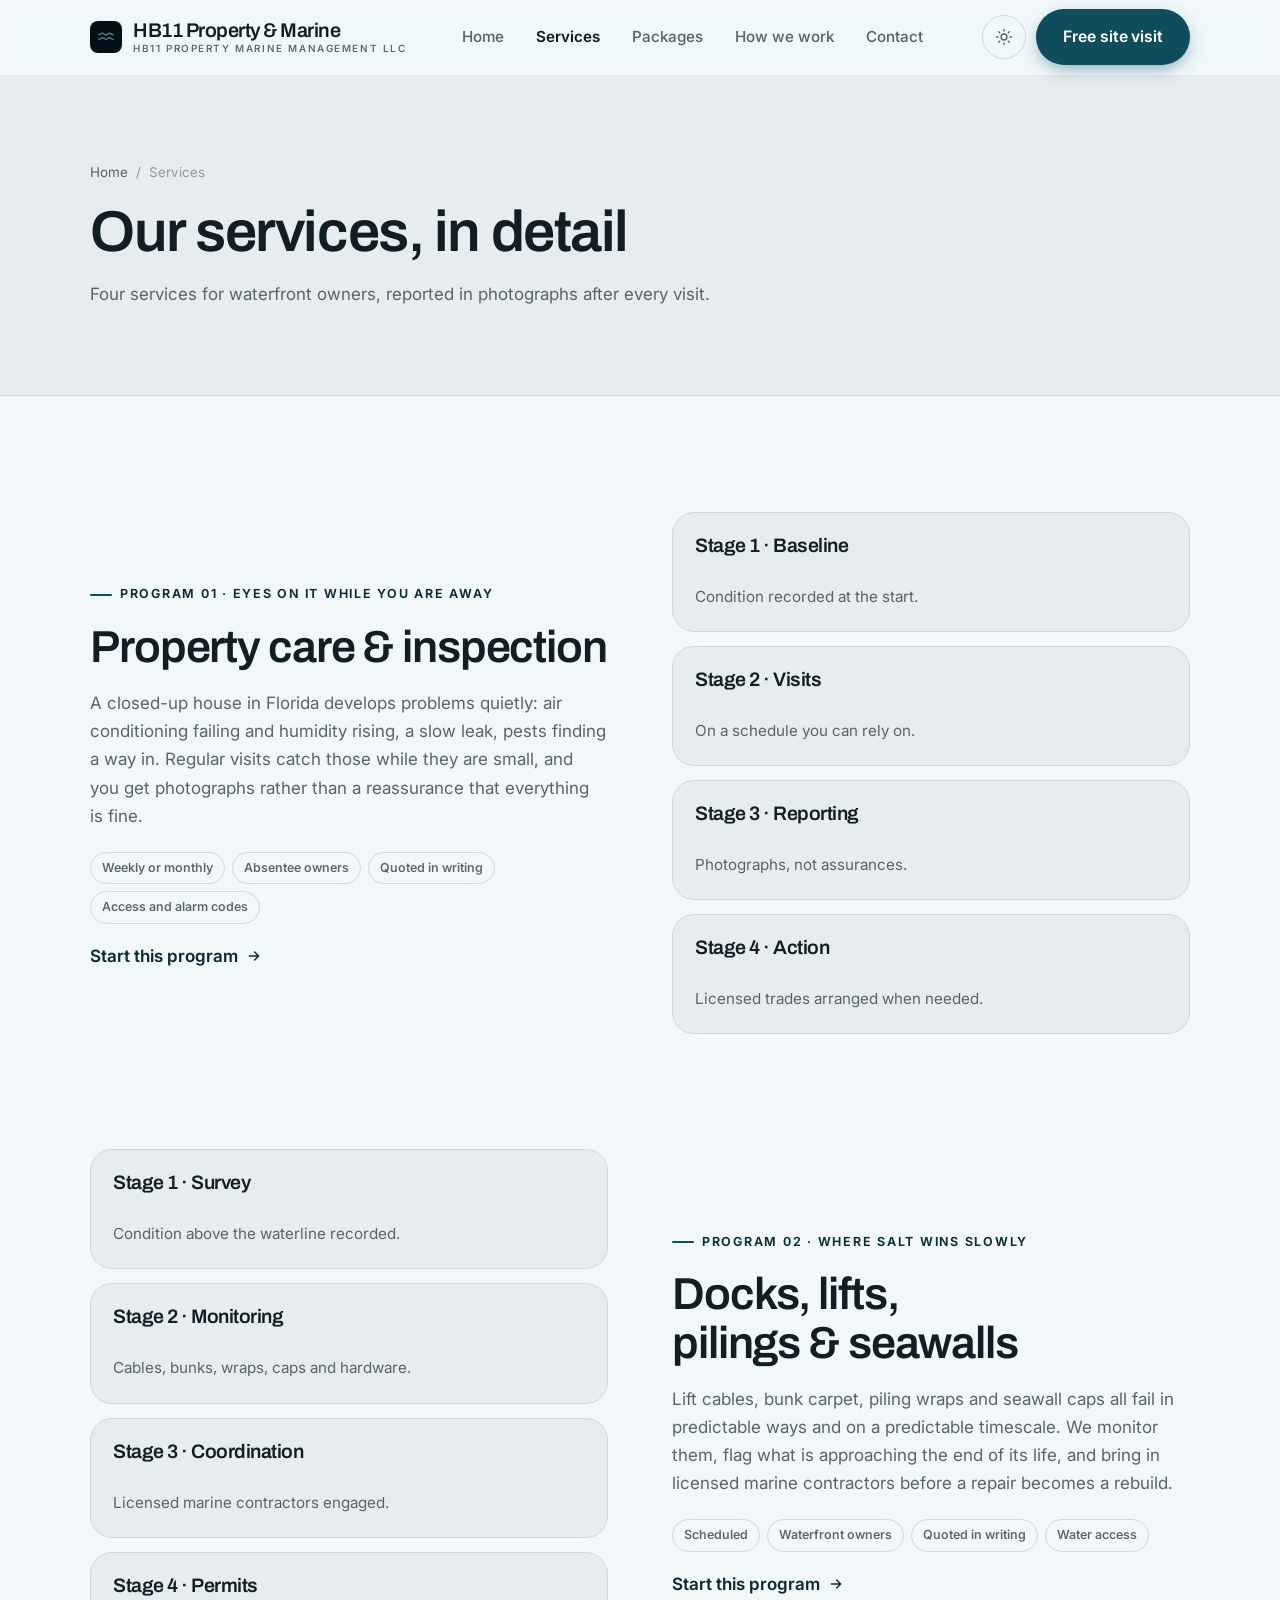
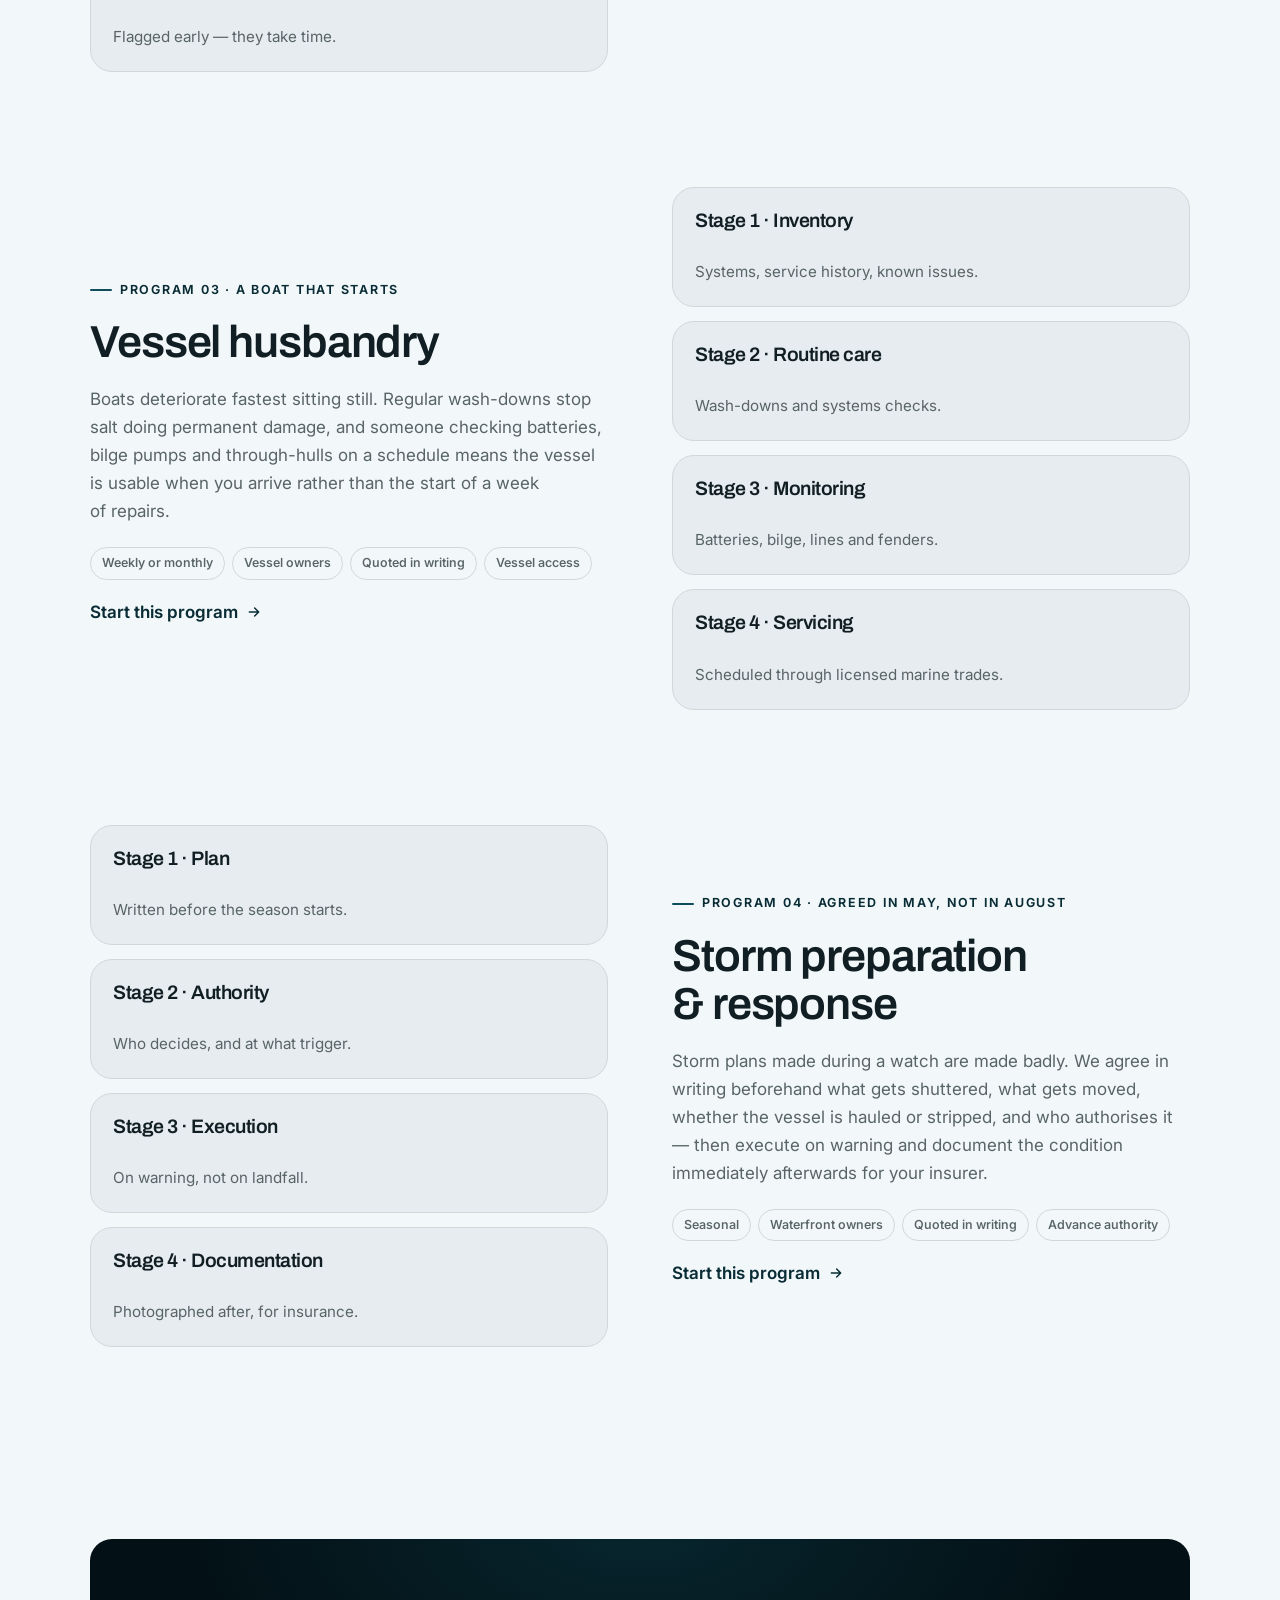
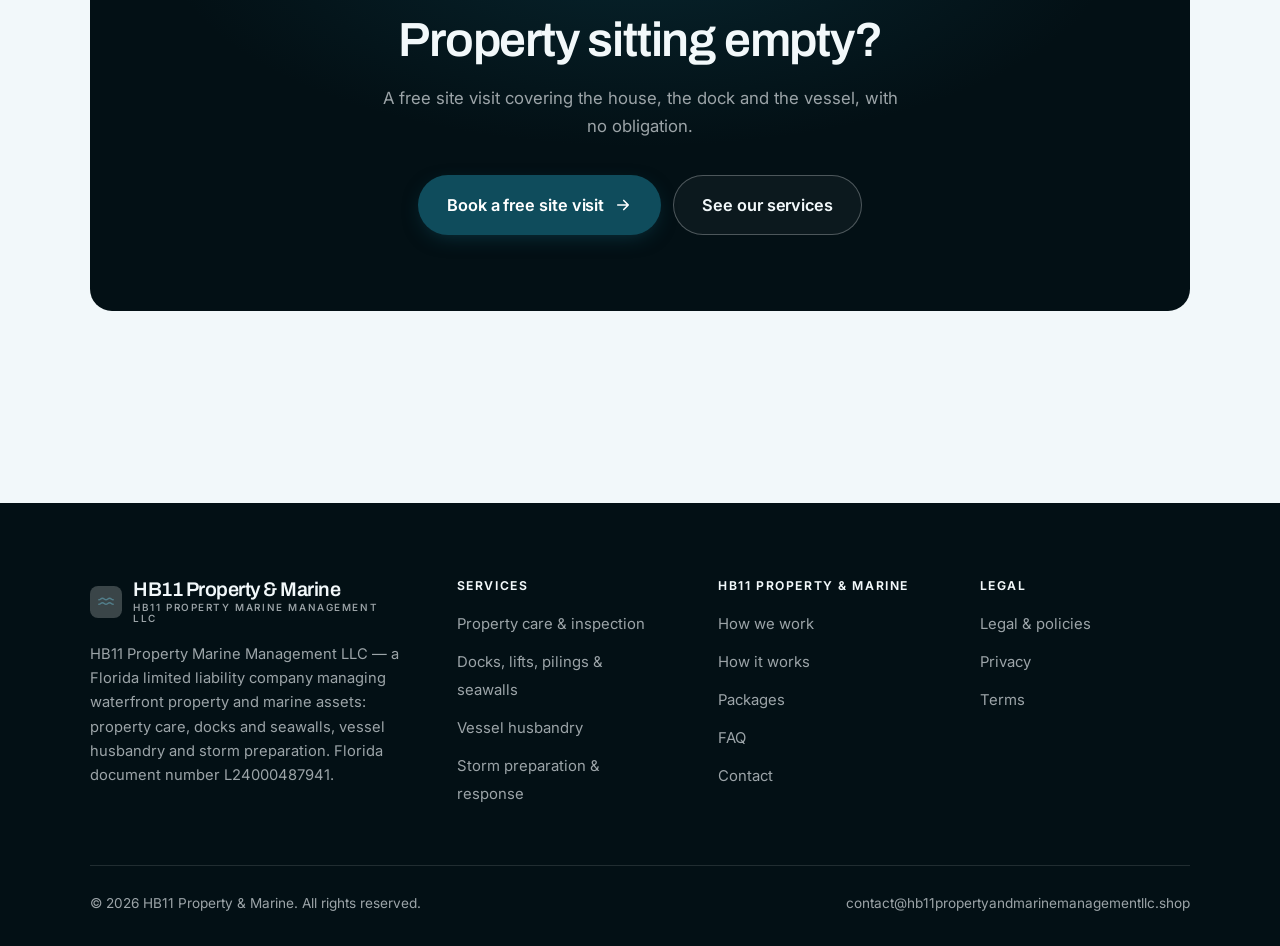
<file: programs.html>
<!DOCTYPE html>
<html lang="en" class="no-js">
<head>
<meta charset="utf-8">
<meta name="viewport" content="width=device-width, initial-scale=1">
<title>Services — HB11 Property &amp; Marine</title>
<meta name="description" content="Services of HB11 Property Marine Management LLC: property care and inspection, docks and seawalls, vessel husbandry, and storm preparation.">
<link rel="canonical" href="https://hb11propertyandmarinemanagementllc.shop/programs.html">

<meta property="og:type" content="website">
<meta property="og:url" content="https://hb11propertyandmarinemanagementllc.shop/programs.html">
<meta property="og:site_name" content="HB11 Property &amp; Marine">
<meta property="og:locale" content="en_US">
<meta property="og:title" content="Services — HB11 Property &amp; Marine">
<meta property="og:description" content="Services of HB11 Property Marine Management LLC: property care and inspection, docks and seawalls, vessel husbandry, and storm preparation.">
<meta name="theme-color" content="#031015">

<link rel="icon" href="assets/img/favicon.svg" type="image/svg+xml">
<link rel="preconnect" href="https://fonts.googleapis.com">
<link rel="preconnect" href="https://fonts.gstatic.com" crossorigin>
<link rel="stylesheet" href="https://fonts.googleapis.com/css2?family=Archivo:wght@400..700&family=Inter:wght@400..700&display=swap">
<link rel="stylesheet" href="assets/css/style.css">

<!-- Thème appliqué avant le premier rendu (évite le flash) -->
<script>
document.documentElement.classList.remove('no-js');
(function(){try{var t=localStorage.getItem('site-theme');if(t){document.documentElement.setAttribute('data-theme',t);}}catch(e){}})();
</script>
</head>

<body>
<a class="skip-link" href="#main">Skip to main content</a>

<header class="site-header">
  <nav class="wrap nav" aria-label="Main navigation">
    <a class="brand" href="index.html">
      <svg class="brand__mark" viewBox="0 0 64 64" aria-hidden="true">
        <rect class="bm-bg" width="64" height="64" rx="16"/>
        <g class="bm-ic" transform="translate(14 14) scale(1.5)" fill="none" stroke-width="2.1" stroke-linecap="round" stroke-linejoin="round"><path d="M2.5 9c2.4 0 2.4-2 4.75-2s2.4 2 4.75 2 2.4-2 4.75-2 2.4 2 4.75 2M2.5 15c2.4 0 2.4-2 4.75-2s2.4 2 4.75 2 2.4-2 4.75-2 2.4 2 4.75 2"/></g>
      </svg>
      <span>HB11 Property &amp; Marine<span class="brand__sub">HB11 Property Marine Management LLC</span></span>
    </a>

    <ul class="nav__links" id="nav-links">
      <li><a href="index.html">Home</a></li>
      <li><a href="programs.html" aria-current="page">Services</a></li>
      <li><a href="index.html#pricing">Packages</a></li>
      <li><a href="about.html">How we work</a></li>
      <li><a href="contact.html">Contact</a></li>
      <li><a class="btn btn--primary" href="contact.html">Free site visit</a></li>
    </ul>

    <div class="nav__cta">
      <button class="theme-toggle" type="button" aria-label="Switch to dark theme">
        <svg class="icon-sun" viewBox="0 0 24 24" fill="none" stroke="currentColor" stroke-width="1.8" stroke-linecap="round" aria-hidden="true"><circle cx="12" cy="12" r="4"/><path d="M12 2v2m0 16v2M2 12h2m16 0h2M4.9 4.9l1.4 1.4m11.4 11.4 1.4 1.4M19.1 4.9l-1.4 1.4M6.3 17.7l-1.4 1.4"/></svg>
        <svg class="icon-moon" viewBox="0 0 24 24" fill="none" stroke="currentColor" stroke-width="1.8" stroke-linecap="round" stroke-linejoin="round" aria-hidden="true"><path d="M21 12.8A9 9 0 1 1 11.2 3a7 7 0 0 0 9.8 9.8z"/></svg>
      </button>
      <a class="btn btn--primary" href="contact.html">Free site visit</a>
      <button class="nav__toggle" type="button" aria-expanded="false" aria-controls="nav-links" aria-label="Open menu">
        <svg class="icon-open" viewBox="0 0 24 24" fill="none" stroke="currentColor" stroke-width="2" stroke-linecap="round" aria-hidden="true"><path d="M3 6h18M3 12h18M3 18h18"/></svg>
        <svg class="icon-close" viewBox="0 0 24 24" fill="none" stroke="currentColor" stroke-width="2" stroke-linecap="round" aria-hidden="true"><path d="M6 6l12 12M18 6L6 18"/></svg>
      </button>
    </div>
  </nav>
</header>

<main id="main">

<section class="page-head">
  <div class="wrap">
    <nav class="breadcrumb" aria-label="Breadcrumb">
      <a href="index.html">Home</a><span>/</span><span aria-current="page">Services</span>
    </nav>
    <h1>Our services, in detail</h1>
    <p>Four services for waterfront owners, reported in photographs after every visit.</p>
  </div>
</section>

<section class="section wrap" id="property">
  <div class="split reveal">
    <div>
      <span class="eyebrow">Program 01 · Eyes on it while you are away</span>
      <h2>Property care &amp; inspection</h2>
      <p>A closed-up house in Florida develops problems quietly: air conditioning failing and humidity rising, a slow leak, pests finding a way in. Regular visits catch those while they are small, and you get photographs rather than a reassurance that everything is fine.</p>
      <ul class="tags"><li>Weekly or monthly</li><li>Absentee owners</li><li>Quoted in writing</li><li>Access and alarm codes</li></ul>
      <p><a class="arrow-link" href="contact.html">Start this program <svg viewBox="0 0 24 24" fill="none" stroke="currentColor" stroke-width="2.2" stroke-linecap="round" stroke-linejoin="round" aria-hidden="true"><path d="M5 12h14M13 6l6 6-6 6"/></svg></a></p>
    </div>
    <div class="grid grid--2 grid--tight">
      <article class="card card--sm">
        <h3>Stage 1 · Baseline</h3>
        <p>Condition recorded at the start.</p>
      </article>
      <article class="card card--sm">
        <h3>Stage 2 · Visits</h3>
        <p>On a schedule you can rely on.</p>
      </article>
      <article class="card card--sm">
        <h3>Stage 3 · Reporting</h3>
        <p>Photographs, not assurances.</p>
      </article>
      <article class="card card--sm">
        <h3>Stage 4 · Action</h3>
        <p>Licensed trades arranged when needed.</p>
      </article>
    </div>
  </div>
</section>

<section class="section section--flush wrap" id="dock">
  <div class="split reveal">
    <div class="grid grid--2 grid--tight">
      <article class="card card--sm">
        <h3>Stage 1 · Survey</h3>
        <p>Condition above the waterline recorded.</p>
      </article>
      <article class="card card--sm">
        <h3>Stage 2 · Monitoring</h3>
        <p>Cables, bunks, wraps, caps and hardware.</p>
      </article>
      <article class="card card--sm">
        <h3>Stage 3 · Coordination</h3>
        <p>Licensed marine contractors engaged.</p>
      </article>
      <article class="card card--sm">
        <h3>Stage 4 · Permits</h3>
        <p>Flagged early — they take time.</p>
      </article>
    </div>
    <div>
      <span class="eyebrow">Program 02 · Where salt wins slowly</span>
      <h2>Docks, lifts, pilings &amp; seawalls</h2>
      <p>Lift cables, bunk carpet, piling wraps and seawall caps all fail in predictable ways and on a predictable timescale. We monitor them, flag what is approaching the end of its life, and bring in licensed marine contractors before a repair becomes a rebuild.</p>
      <ul class="tags"><li>Scheduled</li><li>Waterfront owners</li><li>Quoted in writing</li><li>Water access</li></ul>
      <p><a class="arrow-link" href="contact.html">Start this program <svg viewBox="0 0 24 24" fill="none" stroke="currentColor" stroke-width="2.2" stroke-linecap="round" stroke-linejoin="round" aria-hidden="true"><path d="M5 12h14M13 6l6 6-6 6"/></svg></a></p>
    </div>
  </div>
</section>

<section class="section section--flush wrap" id="vessel">
  <div class="split reveal">
    <div>
      <span class="eyebrow">Program 03 · A boat that starts</span>
      <h2>Vessel husbandry</h2>
      <p>Boats deteriorate fastest sitting still. Regular wash-downs stop salt doing permanent damage, and someone checking batteries, bilge pumps and through-hulls on a schedule means the vessel is usable when you arrive rather than the start of a week of repairs.</p>
      <ul class="tags"><li>Weekly or monthly</li><li>Vessel owners</li><li>Quoted in writing</li><li>Vessel access</li></ul>
      <p><a class="arrow-link" href="contact.html">Start this program <svg viewBox="0 0 24 24" fill="none" stroke="currentColor" stroke-width="2.2" stroke-linecap="round" stroke-linejoin="round" aria-hidden="true"><path d="M5 12h14M13 6l6 6-6 6"/></svg></a></p>
    </div>
    <div class="grid grid--2 grid--tight">
      <article class="card card--sm">
        <h3>Stage 1 · Inventory</h3>
        <p>Systems, service history, known issues.</p>
      </article>
      <article class="card card--sm">
        <h3>Stage 2 · Routine care</h3>
        <p>Wash-downs and systems checks.</p>
      </article>
      <article class="card card--sm">
        <h3>Stage 3 · Monitoring</h3>
        <p>Batteries, bilge, lines and fenders.</p>
      </article>
      <article class="card card--sm">
        <h3>Stage 4 · Servicing</h3>
        <p>Scheduled through licensed marine trades.</p>
      </article>
    </div>
  </div>
</section>

<section class="section section--flush wrap" id="storm">
  <div class="split reveal">
    <div class="grid grid--2 grid--tight">
      <article class="card card--sm">
        <h3>Stage 1 · Plan</h3>
        <p>Written before the season starts.</p>
      </article>
      <article class="card card--sm">
        <h3>Stage 2 · Authority</h3>
        <p>Who decides, and at what trigger.</p>
      </article>
      <article class="card card--sm">
        <h3>Stage 3 · Execution</h3>
        <p>On warning, not on landfall.</p>
      </article>
      <article class="card card--sm">
        <h3>Stage 4 · Documentation</h3>
        <p>Photographed after, for insurance.</p>
      </article>
    </div>
    <div>
      <span class="eyebrow">Program 04 · Agreed in May, not in August</span>
      <h2>Storm preparation &amp; response</h2>
      <p>Storm plans made during a watch are made badly. We agree in writing beforehand what gets shuttered, what gets moved, whether the vessel is hauled or stripped, and who authorises it — then execute on warning and document the condition immediately afterwards for your insurer.</p>
      <ul class="tags"><li>Seasonal</li><li>Waterfront owners</li><li>Quoted in writing</li><li>Advance authority</li></ul>
      <p><a class="arrow-link" href="contact.html">Start this program <svg viewBox="0 0 24 24" fill="none" stroke="currentColor" stroke-width="2.2" stroke-linecap="round" stroke-linejoin="round" aria-hidden="true"><path d="M5 12h14M13 6l6 6-6 6"/></svg></a></p>
    </div>
  </div>
</section>

<section class="wrap section--tight">
  <div class="cta-band reveal">
    <h2>Property sitting empty?</h2>
    <p>A free site visit covering the house, the dock and the vessel, with no obligation.</p>
    <div class="hero__actions">
      <a class="btn btn--primary btn--lg" href="contact.html">Book a free site visit <svg viewBox="0 0 24 24" fill="none" stroke="currentColor" stroke-width="2.2" stroke-linecap="round" stroke-linejoin="round" aria-hidden="true"><path d="M5 12h14M13 6l6 6-6 6"/></svg></a>
      <a class="btn btn--on-dark btn--lg" href="programs.html">See our services</a>
    </div>
  </div>
</section>

</main>

<footer class="site-footer">
  <div class="wrap">
    <div class="footer__grid">
      <div class="footer__brand">
        <a class="brand" href="index.html">
          <svg class="brand__mark" viewBox="0 0 64 64" aria-hidden="true">
        <rect class="bm-bg" width="64" height="64" rx="16"/>
        <g class="bm-ic" transform="translate(14 14) scale(1.5)" fill="none" stroke-width="2.1" stroke-linecap="round" stroke-linejoin="round"><path d="M2.5 9c2.4 0 2.4-2 4.75-2s2.4 2 4.75 2 2.4-2 4.75-2 2.4 2 4.75 2M2.5 15c2.4 0 2.4-2 4.75-2s2.4 2 4.75 2 2.4-2 4.75-2 2.4 2 4.75 2"/></g>
      </svg>
          <span>HB11 Property &amp; Marine<span class="brand__sub">HB11 Property Marine Management LLC</span></span>
        </a>
        <p>HB11 Property Marine Management LLC — a Florida limited liability company managing waterfront property and marine assets: property care, docks and seawalls, vessel husbandry and storm preparation. Florida document number L24000487941.</p>
      </div>

      <div class="footer__col">
        <h4>Services</h4>
        <ul>
          <li><a href="programs.html#property">Property care &amp; inspection</a></li>
          <li><a href="programs.html#dock">Docks, lifts, pilings &amp; seawalls</a></li>
          <li><a href="programs.html#vessel">Vessel husbandry</a></li>
          <li><a href="programs.html#storm">Storm preparation &amp; response</a></li>
        </ul>
      </div>

      <div class="footer__col">
        <h4>HB11 Property &amp; Marine</h4>
        <ul>
          <li><a href="about.html">How we work</a></li>
          <li><a href="index.html#how-it-works">How it works</a></li>
          <li><a href="index.html#pricing">Packages</a></li>
          <li><a href="index.html#faq">FAQ</a></li>
          <li><a href="contact.html">Contact</a></li>
        </ul>
      </div>

      <div class="footer__col">
        <h4>Legal</h4>
        <ul>
          <li><a href="legal.html">Legal &amp; policies</a></li>
          <li><a href="legal.html#privacy">Privacy</a></li>
          <li><a href="legal.html#terms">Terms</a></li>
        </ul>
      </div>
    </div>

    <div class="footer__bottom">
      <p>© <span data-year>2026</span> HB11 Property &amp; Marine. All rights reserved.</p>
      <p><a href="mailto:contact@hb11propertyandmarinemanagementllc.shop">contact@hb11propertyandmarinemanagementllc.shop</a></p>
    </div>
  </div>
</footer>

<script src="assets/js/main.js" defer></script>
</body>
</html>
</file>
<file: assets/css/style.css>
/* HB11 Property & Marine — couleurs et polices de la marque.
   Modifier ces valeurs suffit à changer l'identité visuelle de tout le site. */
:root {
  --c-accent:    #0f4c5c;
  --c-on-accent: #ffffff;
  --c-ink:       #031015;
  --c-paper:     #f2f8fa;

  --accent-ink-light: color-mix(in srgb, var(--c-accent) 58%, black);
  --accent-on-dark:   color-mix(in srgb, var(--c-accent) 72%, white);

  --font-display: "Archivo", system-ui, -apple-system, "Segoe UI", sans-serif;
  --font-body: "Inter", system-ui, -apple-system, "Segoe UI", sans-serif;
  --display-weight: 600;
  --display-tracking: -.025em;
}

/* ==========================================================================
   Feuille de style commune aux sites de coaching
   Les couleurs de marque (--c-accent, --c-on-accent, --c-ink, --c-paper) et
   les polices sont définies juste au-dessus, par site. Tout le reste en dérive.
   ========================================================================== */

/* --------------------------------------------------------------------------
   1. Tokens dérivés
   -------------------------------------------------------------------------- */

:root {
  /* Thème clair */
  --paper:      var(--c-paper);
  --paper-2:    color-mix(in srgb, var(--c-paper) 95%, var(--c-ink));
  --paper-3:    color-mix(in srgb, var(--c-paper) 89%, var(--c-ink));
  --line:       color-mix(in srgb, var(--c-paper) 86%, var(--c-ink));
  --text:       color-mix(in srgb, var(--c-ink) 94%, var(--c-paper));
  --muted:      color-mix(in srgb, var(--c-ink) 64%, var(--c-paper));
  --accent:     var(--c-accent);
  --accent-600: color-mix(in srgb, var(--c-accent) 86%, black);
  --accent-ink: var(--accent-ink-light);
  --on-accent:  var(--c-on-accent);
  --ink:        var(--c-ink);
  --ink-soft:   color-mix(in srgb, var(--c-ink) 90%, white);
  --on-ink:     var(--c-paper);
  --on-ink-mut: color-mix(in srgb, var(--c-paper) 64%, var(--c-ink));
  --brand-bg:   var(--c-ink);

  /* Rayons */
  --r-sm: 8px;
  --r-md: 14px;
  --r-lg: 22px;
  --r-full: 999px;

  /* Ombres */
  --sh-1: 0 1px 2px rgba(0, 0, 0, .05), 0 2px 8px rgba(0, 0, 0, .04);
  --sh-2: 0 2px 4px rgba(0, 0, 0, .05), 0 12px 32px rgba(0, 0, 0, .09);
  --sh-3: 0 4px 8px rgba(0, 0, 0, .06), 0 24px 56px rgba(0, 0, 0, .14);

  /* Rythme */
  --gutter: clamp(16px, 4vw, 40px);
  --maxw: 1180px;
  --section-y: clamp(64px, 9vw, 124px);

  --ease: cubic-bezier(.22, .61, .36, 1);
}

/* Thème sombre — suit le système, sauf si l'utilisateur a choisi « clair » */
@media (prefers-color-scheme: dark) {
  :root:not([data-theme="light"]) {
    --paper:      var(--c-ink);
    --paper-2:    color-mix(in srgb, var(--c-ink) 92%, white);
    --paper-3:    color-mix(in srgb, var(--c-ink) 86%, white);
    --line:       color-mix(in srgb, var(--c-ink) 80%, white);
    --text:       color-mix(in srgb, var(--c-paper) 94%, var(--c-ink));
    --muted:      color-mix(in srgb, var(--c-paper) 66%, var(--c-ink));
    --accent-ink: var(--accent-on-dark);
    --ink:        color-mix(in srgb, var(--c-ink) 72%, black);
    --brand-bg:   color-mix(in srgb, var(--c-ink) 80%, white);
    --sh-1: 0 1px 2px rgba(0, 0, 0, .4), 0 2px 8px rgba(0, 0, 0, .3);
    --sh-2: 0 2px 4px rgba(0, 0, 0, .4), 0 12px 32px rgba(0, 0, 0, .45);
    --sh-3: 0 4px 8px rgba(0, 0, 0, .45), 0 24px 56px rgba(0, 0, 0, .55);
  }
}

/* Thème sombre — choix explicite */
:root[data-theme="dark"] {
  --paper:      var(--c-ink);
  --paper-2:    color-mix(in srgb, var(--c-ink) 92%, white);
  --paper-3:    color-mix(in srgb, var(--c-ink) 86%, white);
  --line:       color-mix(in srgb, var(--c-ink) 80%, white);
  --text:       color-mix(in srgb, var(--c-paper) 94%, var(--c-ink));
  --muted:      color-mix(in srgb, var(--c-paper) 66%, var(--c-ink));
  --accent-ink: var(--accent-on-dark);
  --ink:        color-mix(in srgb, var(--c-ink) 72%, black);
  --brand-bg:   color-mix(in srgb, var(--c-ink) 80%, white);
  --sh-1: 0 1px 2px rgba(0, 0, 0, .4), 0 2px 8px rgba(0, 0, 0, .3);
  --sh-2: 0 2px 4px rgba(0, 0, 0, .4), 0 12px 32px rgba(0, 0, 0, .45);
  --sh-3: 0 4px 8px rgba(0, 0, 0, .45), 0 24px 56px rgba(0, 0, 0, .55);
}

/* --------------------------------------------------------------------------
   2. Reset / base
   -------------------------------------------------------------------------- */

*, *::before, *::after { box-sizing: border-box; }

* { margin: 0; }

html {
  -webkit-text-size-adjust: 100%;
  scroll-behavior: smooth;
  scroll-padding-top: 88px;
}

body {
  background: var(--paper);
  color: var(--text);
  font-family: var(--font-body);
  font-size: 17px;
  line-height: 1.65;
  -webkit-font-smoothing: antialiased;
  text-rendering: optimizeLegibility;
  overflow-x: hidden;
}

img, svg, video { display: block; max-width: 100%; height: auto; }

a { color: inherit; text-decoration: none; }

button, input, textarea, select { font: inherit; color: inherit; }

h1, h2, h3, h4 {
  font-family: var(--font-display);
  font-weight: var(--display-weight);
  line-height: 1.08;
  letter-spacing: var(--display-tracking);
  text-wrap: balance;
}

p { text-wrap: pretty; }

:focus-visible {
  outline: 3px solid var(--accent);
  outline-offset: 3px;
  border-radius: 4px;
}

::selection { background: var(--accent); color: var(--on-accent); }

/* --------------------------------------------------------------------------
   3. Utilitaires de mise en page
   -------------------------------------------------------------------------- */

.wrap {
  width: 100%;
  max-width: var(--maxw);
  margin-inline: auto;
  padding-inline: var(--gutter);
}

.section { padding-block: var(--section-y); }
.section--flush { padding-top: 0; }
.section--tight { padding-block: clamp(48px, 6vw, 80px); }

.skip-link {
  position: absolute;
  left: 12px;
  top: -100px;
  z-index: 200;
  background: var(--accent);
  color: var(--on-accent);
  padding: 12px 20px;
  border-radius: var(--r-sm);
  font-weight: 600;
  transition: top .2s var(--ease);
}
.skip-link:focus { top: 12px; }

.eyebrow {
  display: inline-flex;
  align-items: center;
  gap: 8px;
  font-size: .78rem;
  font-weight: 650;
  letter-spacing: .14em;
  text-transform: uppercase;
  color: var(--accent-ink);
  margin-bottom: 18px;
}
.eyebrow::before {
  content: "";
  width: 22px;
  height: 2px;
  background: var(--accent);
  border-radius: 2px;
}

.section-head { max-width: 62ch; margin-bottom: clamp(36px, 5vw, 60px); }
.section-head h2 { font-size: clamp(2rem, 4.4vw, 3.1rem); }
.section-head p {
  margin-top: 18px;
  color: var(--muted);
  font-size: clamp(1rem, 1.6vw, 1.12rem);
  max-width: 58ch;
}

.section-head--center { margin-inline: auto; text-align: center; }
.section-head--center .eyebrow { justify-content: center; }
.section-head--center p { margin-inline: auto; }

/* --------------------------------------------------------------------------
   4. Boutons
   -------------------------------------------------------------------------- */

.btn {
  display: inline-flex;
  align-items: center;
  justify-content: center;
  gap: 10px;
  padding: 14px 26px;
  border: 1px solid transparent;
  border-radius: var(--r-full);
  font-weight: 620;
  font-size: .98rem;
  letter-spacing: -.005em;
  cursor: pointer;
  white-space: nowrap;
  transition: transform .18s var(--ease), background-color .18s var(--ease),
              border-color .18s var(--ease), box-shadow .18s var(--ease), color .18s var(--ease);
}
.btn:hover { transform: translateY(-2px); }
.btn:active { transform: translateY(0); }

.btn--primary {
  background: var(--accent);
  color: var(--on-accent);
  box-shadow: 0 6px 20px -6px color-mix(in srgb, var(--c-accent) 65%, transparent);
}
.btn--primary:hover {
  background: var(--accent-600);
  box-shadow: 0 12px 28px -8px color-mix(in srgb, var(--c-accent) 70%, transparent);
}

.btn--ghost {
  border-color: var(--line);
  background: transparent;
  color: var(--text);
}
.btn--ghost:hover { border-color: var(--accent); color: var(--accent-ink); }

.btn--on-dark {
  border-color: color-mix(in srgb, var(--c-paper) 28%, transparent);
  color: var(--on-ink);
  background: color-mix(in srgb, var(--c-paper) 4%, transparent);
}
.btn--on-dark:hover {
  border-color: color-mix(in srgb, var(--c-paper) 60%, transparent);
  background: color-mix(in srgb, var(--c-paper) 10%, transparent);
}

.btn--lg { padding: 16px 28px; font-size: 1.02rem; }
.btn--block { width: 100%; }

.btn svg { width: 18px; height: 18px; flex: none; }

@media (max-width: 420px) {
  .btn--lg { padding: 15px 22px; font-size: 1rem; white-space: normal; text-align: center; }
}

/* Lien fléché */
.arrow-link {
  display: inline-flex;
  align-items: center;
  gap: 8px;
  font-weight: 620;
  color: var(--accent-ink);
}
.arrow-link svg { width: 16px; height: 16px; transition: transform .18s var(--ease); }
.arrow-link:hover svg { transform: translateX(4px); }

/* --------------------------------------------------------------------------
   5. En-tête / navigation
   -------------------------------------------------------------------------- */

.site-header {
  position: sticky;
  top: 0;
  z-index: 100;
  background: color-mix(in srgb, var(--paper) 82%, transparent);
  backdrop-filter: saturate(180%) blur(14px);
  -webkit-backdrop-filter: saturate(180%) blur(14px);
  border-bottom: 1px solid transparent;
  transition: border-color .25s var(--ease), background-color .25s var(--ease);
}
.site-header.is-stuck {
  border-bottom-color: var(--line);
  background: color-mix(in srgb, var(--paper) 94%, transparent);
}

.nav {
  display: flex;
  align-items: center;
  justify-content: space-between;
  gap: 24px;
  height: 74px;
}

.brand {
  display: inline-flex;
  align-items: center;
  gap: 11px;
  font-family: var(--font-display);
  font-weight: var(--display-weight);
  font-size: 1.24rem;
  letter-spacing: var(--display-tracking);
  flex: none;
  line-height: 1.1;
}
.brand__mark { width: 32px; height: 32px; flex: none; }
.brand__mark .bm-bg { fill: var(--brand-bg); }
.brand__mark .bm-ic { stroke: var(--accent-on-dark); color: var(--accent-on-dark); }
.brand__sub {
  display: block;
  font-family: var(--font-body);
  font-size: .62rem;
  font-weight: 550;
  letter-spacing: .16em;
  text-transform: uppercase;
  color: var(--muted);
  margin-top: 1px;
}

.nav__links {
  display: flex;
  align-items: center;
  gap: 4px;
  list-style: none;
  padding: 0;
}
.nav__links a {
  display: block;
  padding: 9px 14px;
  border-radius: var(--r-full);
  font-size: .95rem;
  font-weight: 520;
  color: var(--muted);
  transition: color .16s var(--ease), background-color .16s var(--ease);
}
.nav__links a:hover { color: var(--text); background: var(--paper-2); }
.nav__links a[aria-current="page"] { color: var(--text); font-weight: 620; }
.nav__links .btn { display: none; }

.nav__cta { display: flex; align-items: center; gap: 10px; flex: none; }

.nav__toggle {
  display: none;
  width: 44px;
  height: 44px;
  align-items: center;
  justify-content: center;
  background: transparent;
  border: 1px solid var(--line);
  border-radius: var(--r-full);
  cursor: pointer;
}
.nav__toggle svg { width: 20px; height: 20px; }
.nav__toggle .icon-close { display: none; }
.nav__toggle[aria-expanded="true"] .icon-open { display: none; }
.nav__toggle[aria-expanded="true"] .icon-close { display: block; }

@media (max-width: 900px) {
  .nav__links, .nav__cta .btn { display: none; }
  .nav__toggle { display: inline-flex; }

  .nav__links {
    position: fixed;
    inset: 74px 0 auto;
    flex-direction: column;
    align-items: stretch;
    gap: 2px;
    padding: 20px var(--gutter) 32px;
    background: var(--paper);
    border-bottom: 1px solid var(--line);
    box-shadow: var(--sh-2);
  }
  .nav__links.is-open { display: flex; }
  .nav__links a { padding: 14px 4px; font-size: 1.1rem; border-radius: var(--r-sm); }
  .nav__links a.btn { display: inline-flex; margin-top: 14px; padding: 14px 26px; color: var(--on-accent); }
}

@media (max-width: 380px) {
  .brand__sub { display: none; }
}

/* Bouton de thème */
.theme-toggle {
  width: 44px;
  height: 44px;
  display: inline-flex;
  align-items: center;
  justify-content: center;
  background: transparent;
  border: 1px solid var(--line);
  border-radius: var(--r-full);
  cursor: pointer;
  color: var(--muted);
  transition: color .16s var(--ease), border-color .16s var(--ease);
}
.theme-toggle:hover { color: var(--text); border-color: var(--accent); }
.theme-toggle svg { width: 18px; height: 18px; }
.theme-toggle .icon-moon { display: none; }
:root[data-theme="dark"] .theme-toggle .icon-sun { display: none; }
:root[data-theme="dark"] .theme-toggle .icon-moon { display: block; }
@media (prefers-color-scheme: dark) {
  :root:not([data-theme="light"]) .theme-toggle .icon-sun { display: none; }
  :root:not([data-theme="light"]) .theme-toggle .icon-moon { display: block; }
}

/* --------------------------------------------------------------------------
   6. Hero
   -------------------------------------------------------------------------- */

.hero {
  position: relative;
  background: var(--ink);
  color: var(--on-ink);
  overflow: hidden;
  isolation: isolate;
}

/* Halo de couleur + grain léger */
.hero::before {
  content: "";
  position: absolute;
  inset: -30% -10% auto;
  height: 130%;
  background:
    radial-gradient(60% 55% at 78% 18%, color-mix(in srgb, var(--c-accent) 34%, transparent), transparent 62%),
    radial-gradient(48% 44% at 12% 88%, color-mix(in srgb, var(--c-accent) 16%, transparent), transparent 66%);
  z-index: -2;
  pointer-events: none;
}
.hero::after {
  content: "";
  position: absolute;
  inset: 0;
  background-image: url("data:image/svg+xml,%3Csvg xmlns='http://www.w3.org/2000/svg' width='160' height='160'%3E%3Cfilter id='n'%3E%3CfeTurbulence type='fractalNoise' baseFrequency='.85' numOctaves='3'/%3E%3C/filter%3E%3Crect width='160' height='160' filter='url(%23n)' opacity='.28'/%3E%3C/svg%3E");
  opacity: .45;
  mix-blend-mode: overlay;
  z-index: -1;
  pointer-events: none;
}

.hero__inner {
  display: grid;
  grid-template-columns: minmax(0, 1.05fr) minmax(0, .95fr);
  align-items: center;
  gap: clamp(32px, 5vw, 72px);
  padding-block: clamp(56px, 8vw, 110px);
}

.hero h1 {
  font-size: clamp(2.5rem, 6vw, 4.6rem);
  letter-spacing: calc(var(--display-tracking) * 1.4);
}
.hero h1 em {
  font-style: normal;
  color: var(--accent-on-dark);
  text-decoration: underline;
  text-decoration-color: color-mix(in srgb, var(--c-accent) 45%, transparent);
  text-decoration-thickness: .1em;
  text-underline-offset: .14em;
  text-decoration-skip-ink: none;
}

.hero__lede {
  margin-top: 22px;
  font-size: clamp(1.04rem, 1.9vw, 1.2rem);
  color: var(--on-ink-mut);
  max-width: 50ch;
}

.hero__actions {
  display: flex;
  flex-wrap: wrap;
  gap: 12px;
  margin-top: 34px;
}

.hero__eyebrow { color: var(--accent-on-dark); }
.hero__eyebrow::before { background: var(--accent-on-dark); }

/* Faits sur l'offre */
.hero__proof {
  display: grid;
  grid-template-columns: repeat(4, minmax(0, 1fr));
  gap: clamp(18px, 3vw, 32px);
  margin-top: 44px;
  padding: 26px 0 0;
  border-top: 1px solid color-mix(in srgb, var(--c-paper) 14%, transparent);
  list-style: none;
}
.stat__num {
  display: block;
  font-family: var(--font-display);
  font-size: clamp(1.5rem, 2.6vw, 2.05rem);
  font-weight: var(--display-weight);
  line-height: 1;
  letter-spacing: var(--display-tracking);
  white-space: nowrap;
}
.stat__label {
  display: block;
  margin-top: 7px;
  font-size: .82rem;
  line-height: 1.4;
  color: var(--on-ink-mut);
}

.hero__art svg { width: 100%; height: auto; border-radius: var(--r-lg); box-shadow: var(--sh-3); }

@media (max-width: 880px) {
  .hero__inner { grid-template-columns: 1fr; }
  .hero__art { order: -1; max-width: 560px; }
}
@media (max-width: 540px) {
  .hero__proof { grid-template-columns: repeat(2, minmax(0, 1fr)); }
}

/* --------------------------------------------------------------------------
   7. Bandeau défilant
   -------------------------------------------------------------------------- */

.marquee {
  background: var(--ink-soft);
  color: var(--on-ink-mut);
  border-top: 1px solid color-mix(in srgb, var(--c-paper) 8%, transparent);
  padding-block: 18px;
  overflow: hidden;
  white-space: nowrap;
  mask-image: linear-gradient(90deg, transparent, #000 8%, #000 92%, transparent);
  -webkit-mask-image: linear-gradient(90deg, transparent, #000 8%, #000 92%, transparent);
}
.marquee__track {
  display: inline-flex;
  gap: 42px;
  align-items: center;
  animation: marquee 38s linear infinite;
  font-size: .86rem;
  letter-spacing: .12em;
  text-transform: uppercase;
  font-weight: 560;
}
.marquee__track span { display: inline-flex; align-items: center; gap: 42px; }
.marquee__track span::after {
  content: "";
  width: 5px; height: 5px;
  border-radius: 50%;
  background: var(--accent);
  opacity: .8;
}
@keyframes marquee { to { transform: translateX(-50%); } }

/* --------------------------------------------------------------------------
   8. Grilles de cartes
   -------------------------------------------------------------------------- */

.grid {
  display: grid;
  gap: clamp(16px, 2.2vw, 26px);
}
.grid--2 { grid-template-columns: repeat(auto-fit, minmax(min(100%, 260px), 1fr)); }
.grid--3 { grid-template-columns: repeat(auto-fit, minmax(min(100%, 270px), 1fr)); }
.grid--4 { grid-template-columns: repeat(auto-fit, minmax(min(100%, 230px), 1fr)); }
.grid--tight { gap: 14px; }

.card {
  position: relative;
  display: flex;
  flex-direction: column;
  padding: 28px;
  background: var(--paper-2);
  border: 1px solid var(--line);
  border-radius: var(--r-lg);
  transition: transform .22s var(--ease), box-shadow .22s var(--ease), border-color .22s var(--ease);
}
a.card:hover, .card--lift:hover {
  transform: translateY(-5px);
  box-shadow: var(--sh-2);
  border-color: color-mix(in srgb, var(--c-accent) 45%, var(--line));
}
.card--sm { padding: 22px; }
.card--sm h3 { font-size: 1rem; }
.card__icon {
  width: 52px;
  height: 52px;
  display: grid;
  place-items: center;
  border-radius: var(--r-md);
  background: color-mix(in srgb, var(--c-accent) 15%, transparent);
  color: var(--accent-ink);
  margin-bottom: 20px;
}
.card__icon svg { width: 26px; height: 26px; }
.card h3 { font-size: 1.22rem; margin-bottom: 10px; }
.card p { color: var(--muted); font-size: .95rem; }
.card .arrow-link { margin-top: auto; padding-top: 18px; font-size: .92rem; }

.tags {
  list-style: none;
  padding: 0;
  margin: 18px 0 0;
  display: flex;
  flex-wrap: wrap;
  gap: 7px;
}
.tags li {
  font-size: .78rem;
  font-weight: 560;
  padding: 5px 11px;
  border-radius: var(--r-full);
  background: var(--paper);
  border: 1px solid var(--line);
  color: var(--muted);
}

/* --------------------------------------------------------------------------
   9. Méthode (étapes)
   -------------------------------------------------------------------------- */

.steps { counter-reset: step; }
.step {
  position: relative;
  padding: 30px 26px 26px;
  background: var(--paper);
  border: 1px solid var(--line);
  border-radius: var(--r-lg);
}
.step::before {
  counter-increment: step;
  content: "0" counter(step);
  display: block;
  font-family: var(--font-display);
  font-size: 2.6rem;
  font-weight: var(--display-weight);
  line-height: 1;
  letter-spacing: var(--display-tracking);
  color: color-mix(in srgb, var(--c-accent) 55%, var(--paper));
  margin-bottom: 16px;
}
.step h3 { font-size: 1.12rem; margin-bottom: 9px; }
.step p { color: var(--muted); font-size: .93rem; }

/* --------------------------------------------------------------------------
   10. Tarifs
   -------------------------------------------------------------------------- */

.plans { align-items: start; }

.plan {
  display: flex;
  flex-direction: column;
  padding: 32px 28px;
  background: var(--paper);
  border: 1px solid var(--line);
  border-radius: var(--r-lg);
  height: 100%;
  position: relative;
}
.plan--featured {
  background: var(--ink);
  color: var(--on-ink);
  border-color: var(--ink);
  box-shadow: var(--sh-3);
}
.plan--featured .plan__desc,
.plan--featured .plan__period,
.plan--featured .plan__features li { color: var(--on-ink-mut); }
.plan--featured .plan__features li::before { color: var(--accent-on-dark); }

.plan__tag {
  position: absolute;
  top: 18px;
  right: 18px;
  font-size: .7rem;
  font-weight: 680;
  letter-spacing: .1em;
  text-transform: uppercase;
  padding: 5px 12px;
  border-radius: var(--r-full);
  background: var(--accent);
  color: var(--on-accent);
}

.plan h3 { font-size: 1.3rem; }
.plan--featured h3 { padding-right: 120px; }
.plan__desc { margin-top: 8px; color: var(--muted); font-size: .92rem; min-height: 2.8em; }

.plan__price {
  display: flex;
  align-items: baseline;
  gap: 6px;
  margin: 22px 0 4px;
  font-family: var(--font-display);
  font-size: clamp(2.2rem, 4vw, 2.9rem);
  font-weight: var(--display-weight);
  letter-spacing: var(--display-tracking);
  line-height: 1;
}
.plan__period { font-family: var(--font-body); font-size: .9rem; font-weight: 450; color: var(--muted); letter-spacing: 0; }

.plan__features {
  list-style: none;
  padding: 0;
  margin: 24px 0 28px;
  display: grid;
  gap: 11px;
  flex: 1;
}
.plan__features li {
  display: grid;
  grid-template-columns: 20px 1fr;
  gap: 10px;
  font-size: .93rem;
  color: var(--muted);
  align-items: start;
}
.plan__features li::before {
  content: "✓";
  color: var(--accent-ink);
  font-weight: 700;
  line-height: 1.5;
}

.plans-note { text-align: center; margin-top: 26px; font-size: .88rem; color: var(--muted); }

/* --------------------------------------------------------------------------
   11. Bloc split (texte + illustration)
   -------------------------------------------------------------------------- */

.split {
  display: grid;
  grid-template-columns: repeat(auto-fit, minmax(min(100%, 340px), 1fr));
  gap: clamp(32px, 5vw, 68px);
  align-items: center;
}
.split--top { align-items: start; }
.split__art svg { width: 100%; border-radius: var(--r-lg); box-shadow: var(--sh-2); }
.split h2 { font-size: clamp(1.9rem, 4vw, 2.8rem); }
.split p { margin-top: 18px; color: var(--muted); }
.split .tags { margin-top: 22px; }

/* --------------------------------------------------------------------------
   12. FAQ
   -------------------------------------------------------------------------- */

.faq { max-width: 780px; margin-inline: auto; }
.faq details {
  border-bottom: 1px solid var(--line);
  padding: 4px 0;
}
.faq summary {
  display: flex;
  align-items: center;
  justify-content: space-between;
  gap: 20px;
  padding: 22px 4px;
  cursor: pointer;
  list-style: none;
  font-family: var(--font-display);
  font-size: 1.08rem;
  font-weight: var(--display-weight);
  letter-spacing: var(--display-tracking);
}
.faq summary::-webkit-details-marker { display: none; }
.faq summary::after {
  content: "";
  flex: none;
  width: 13px;
  height: 13px;
  border-right: 2px solid var(--muted);
  border-bottom: 2px solid var(--muted);
  transform: rotate(45deg) translate(-3px, -3px);
  transition: transform .2s var(--ease), border-color .2s var(--ease);
}
.faq details[open] summary::after {
  transform: rotate(225deg) translate(-3px, -3px);
  border-color: var(--accent);
}
.faq details p { padding: 0 4px 24px; color: var(--muted); max-width: 66ch; }

/* --------------------------------------------------------------------------
   13. Bandeau d'appel à l'action
   -------------------------------------------------------------------------- */

.cta-band {
  position: relative;
  background: var(--ink);
  color: var(--on-ink);
  border-radius: var(--r-lg);
  padding: clamp(40px, 6vw, 76px) clamp(24px, 5vw, 64px);
  overflow: hidden;
  isolation: isolate;
  text-align: center;
}
.cta-band::before {
  content: "";
  position: absolute;
  inset: 0;
  background: radial-gradient(70% 90% at 50% 0%, color-mix(in srgb, var(--c-accent) 34%, transparent), transparent 62%);
  z-index: -1;
}
.cta-band h2 { font-size: clamp(1.9rem, 4.4vw, 3rem); }
.cta-band p {
  margin: 18px auto 0;
  max-width: 52ch;
  color: var(--on-ink-mut);
  font-size: 1.05rem;
}
.cta-band .hero__actions { justify-content: center; }

/* --------------------------------------------------------------------------
   14. Formulaire
   -------------------------------------------------------------------------- */

.form-layout {
  display: grid;
  grid-template-columns: minmax(0, 1fr) minmax(0, 420px);
  gap: clamp(32px, 5vw, 64px);
  align-items: start;
}
@media (max-width: 880px) { .form-layout { grid-template-columns: 1fr; } }

.form {
  display: grid;
  gap: 18px;
  padding: clamp(22px, 3.5vw, 36px);
  background: var(--paper-2);
  border: 1px solid var(--line);
  border-radius: var(--r-lg);
}
.form__row { display: grid; grid-template-columns: repeat(auto-fit, minmax(min(100%, 200px), 1fr)); gap: 18px; }

.field { display: grid; gap: 7px; }
.field label { font-size: .88rem; font-weight: 600; }
.field label .req { color: var(--accent-ink); }
.field input, .field textarea, .field select {
  width: 100%;
  padding: 13px 15px;
  background: var(--paper);
  border: 1px solid var(--line);
  border-radius: var(--r-md);
  font-size: .97rem;
  transition: border-color .16s var(--ease), box-shadow .16s var(--ease);
}
.field input:focus, .field textarea:focus, .field select:focus {
  outline: none;
  border-color: var(--accent);
  box-shadow: 0 0 0 3px color-mix(in srgb, var(--c-accent) 24%, transparent);
}
.field textarea { resize: vertical; min-height: 130px; }
.field__hint { font-size: .8rem; color: var(--muted); }

.form__status { font-size: .9rem; font-weight: 600; min-height: 1.4em; }
.form__note { font-size: .82rem; color: var(--muted); }
.form__note a { color: var(--accent-ink); text-decoration: underline; text-underline-offset: 2px; }

.contact-aside { display: grid; gap: 14px; }
.contact-card {
  display: flex;
  gap: 14px;
  padding: 20px 22px;
  background: var(--paper);
  border: 1px solid var(--line);
  border-radius: var(--r-md);
}
.contact-card--soft { background: var(--paper-2); }
.contact-card svg { width: 22px; height: 22px; flex: none; color: var(--accent-ink); margin-top: 3px; }
.contact-card b { display: block; font-size: .95rem; font-weight: 620; }
.contact-card span, .contact-card a { display: block; font-size: .9rem; color: var(--muted); }
.contact-card a:hover { color: var(--accent-ink); }

/* --------------------------------------------------------------------------
   15. Page interne — en-tête
   -------------------------------------------------------------------------- */

.page-head {
  background: var(--paper-2);
  border-bottom: 1px solid var(--line);
  padding-block: clamp(48px, 7vw, 86px);
}
.page-head h1 { font-size: clamp(2.2rem, 5.4vw, 3.6rem); max-width: 20ch; }
.page-head p { margin-top: 18px; color: var(--muted); max-width: 58ch; font-size: 1.06rem; }

.breadcrumb {
  display: flex;
  gap: 8px;
  align-items: center;
  font-size: .84rem;
  color: var(--muted);
  margin-bottom: 18px;
}
.breadcrumb a:hover { color: var(--accent-ink); }
.breadcrumb span { opacity: .6; }

/* --------------------------------------------------------------------------
   16. Pied de page
   -------------------------------------------------------------------------- */

.site-footer {
  background: var(--ink);
  color: var(--on-ink-mut);
  padding-block: clamp(48px, 6vw, 76px) 32px;
  margin-top: var(--section-y);
}
.site-footer .brand { color: var(--on-ink); }
.site-footer .brand__mark .bm-bg { fill: color-mix(in srgb, var(--c-ink) 78%, white); }
.site-footer .brand__sub { color: var(--on-ink-mut); }

.footer__grid {
  display: grid;
  grid-template-columns: minmax(0, 1.5fr) repeat(auto-fit, minmax(150px, 1fr));
  gap: clamp(28px, 4vw, 56px);
}
@media (max-width: 720px) { .footer__grid { grid-template-columns: 1fr 1fr; } .footer__brand { grid-column: 1 / -1; } }

.footer__brand p { margin-top: 16px; font-size: .92rem; max-width: 36ch; }
.footer__col h4 {
  font-family: var(--font-body);
  font-size: .76rem;
  font-weight: 650;
  letter-spacing: .13em;
  text-transform: uppercase;
  color: var(--on-ink);
  margin-bottom: 16px;
}
.footer__col ul { list-style: none; padding: 0; display: grid; gap: 10px; }
.footer__col a { font-size: .93rem; transition: color .16s var(--ease); }
.footer__col a:hover { color: var(--accent-on-dark); }

.footer__bottom {
  display: flex;
  flex-wrap: wrap;
  justify-content: space-between;
  gap: 14px;
  margin-top: clamp(36px, 5vw, 58px);
  padding-top: 26px;
  border-top: 1px solid color-mix(in srgb, var(--c-paper) 12%, transparent);
  font-size: .85rem;
}
.footer__bottom a:hover { color: var(--accent-on-dark); }

/* --------------------------------------------------------------------------
   17. Page 404
   -------------------------------------------------------------------------- */

.notfound {
  min-height: 62vh;
  display: grid;
  place-items: center;
  text-align: center;
  padding-block: var(--section-y);
}
.notfound__code {
  font-family: var(--font-display);
  font-size: clamp(5rem, 18vw, 11rem);
  font-weight: var(--display-weight);
  line-height: .9;
  letter-spacing: -.05em;
  color: color-mix(in srgb, var(--c-accent) 45%, var(--paper));
}
.notfound h1 { font-size: clamp(1.8rem, 4.4vw, 2.8rem); margin-top: 12px; }
.notfound p { color: var(--muted); max-width: 46ch; margin: 18px auto 0; }
.notfound .hero__actions { justify-content: center; }

/* --------------------------------------------------------------------------
   18. Contenu légal
   -------------------------------------------------------------------------- */

.prose { max-width: 70ch; }
.prose h2 { font-size: clamp(1.6rem, 3vw, 2.1rem); margin-top: 48px; margin-bottom: 14px; }
.prose h2:first-child { margin-top: 0; }
.prose h3 { font-size: 1.18rem; margin-top: 30px; margin-bottom: 10px; }
.prose p, .prose li { color: var(--muted); }
.prose p + p { margin-top: 16px; }
.prose ul { margin-top: 14px; padding-left: 22px; display: grid; gap: 9px; }
.prose a { color: var(--accent-ink); text-decoration: underline; text-underline-offset: 2px; }
.prose strong { color: var(--text); }

/* --------------------------------------------------------------------------
   19. Animations d'apparition
   -------------------------------------------------------------------------- */

.reveal {
  opacity: 0;
  transform: translateY(22px);
  transition: opacity .7s var(--ease), transform .7s var(--ease);
}
.reveal.is-in { opacity: 1; transform: none; }

.reveal-group > * {
  opacity: 0;
  transform: translateY(22px);
  transition: opacity .6s var(--ease), transform .6s var(--ease);
  transition-delay: calc(var(--i, 0) * 80ms);
}
.reveal-group.is-in > * { opacity: 1; transform: none; }

/* Sans JavaScript, tout reste visible */
.no-js .reveal, .no-js .reveal-group > * { opacity: 1; transform: none; }

@media (prefers-reduced-motion: reduce) {
  html { scroll-behavior: auto; }
  *, *::before, *::after {
    animation-duration: .001ms !important;
    animation-iteration-count: 1 !important;
    transition-duration: .001ms !important;
  }
  .reveal, .reveal-group > * { opacity: 1; transform: none; }
}

/* --------------------------------------------------------------------------
   20. Divers
   -------------------------------------------------------------------------- */

.visually-hidden {
  position: absolute;
  width: 1px; height: 1px;
  padding: 0; margin: -1px;
  overflow: hidden;
  clip: rect(0 0 0 0);
  white-space: nowrap;
  border: 0;
}
</file>
